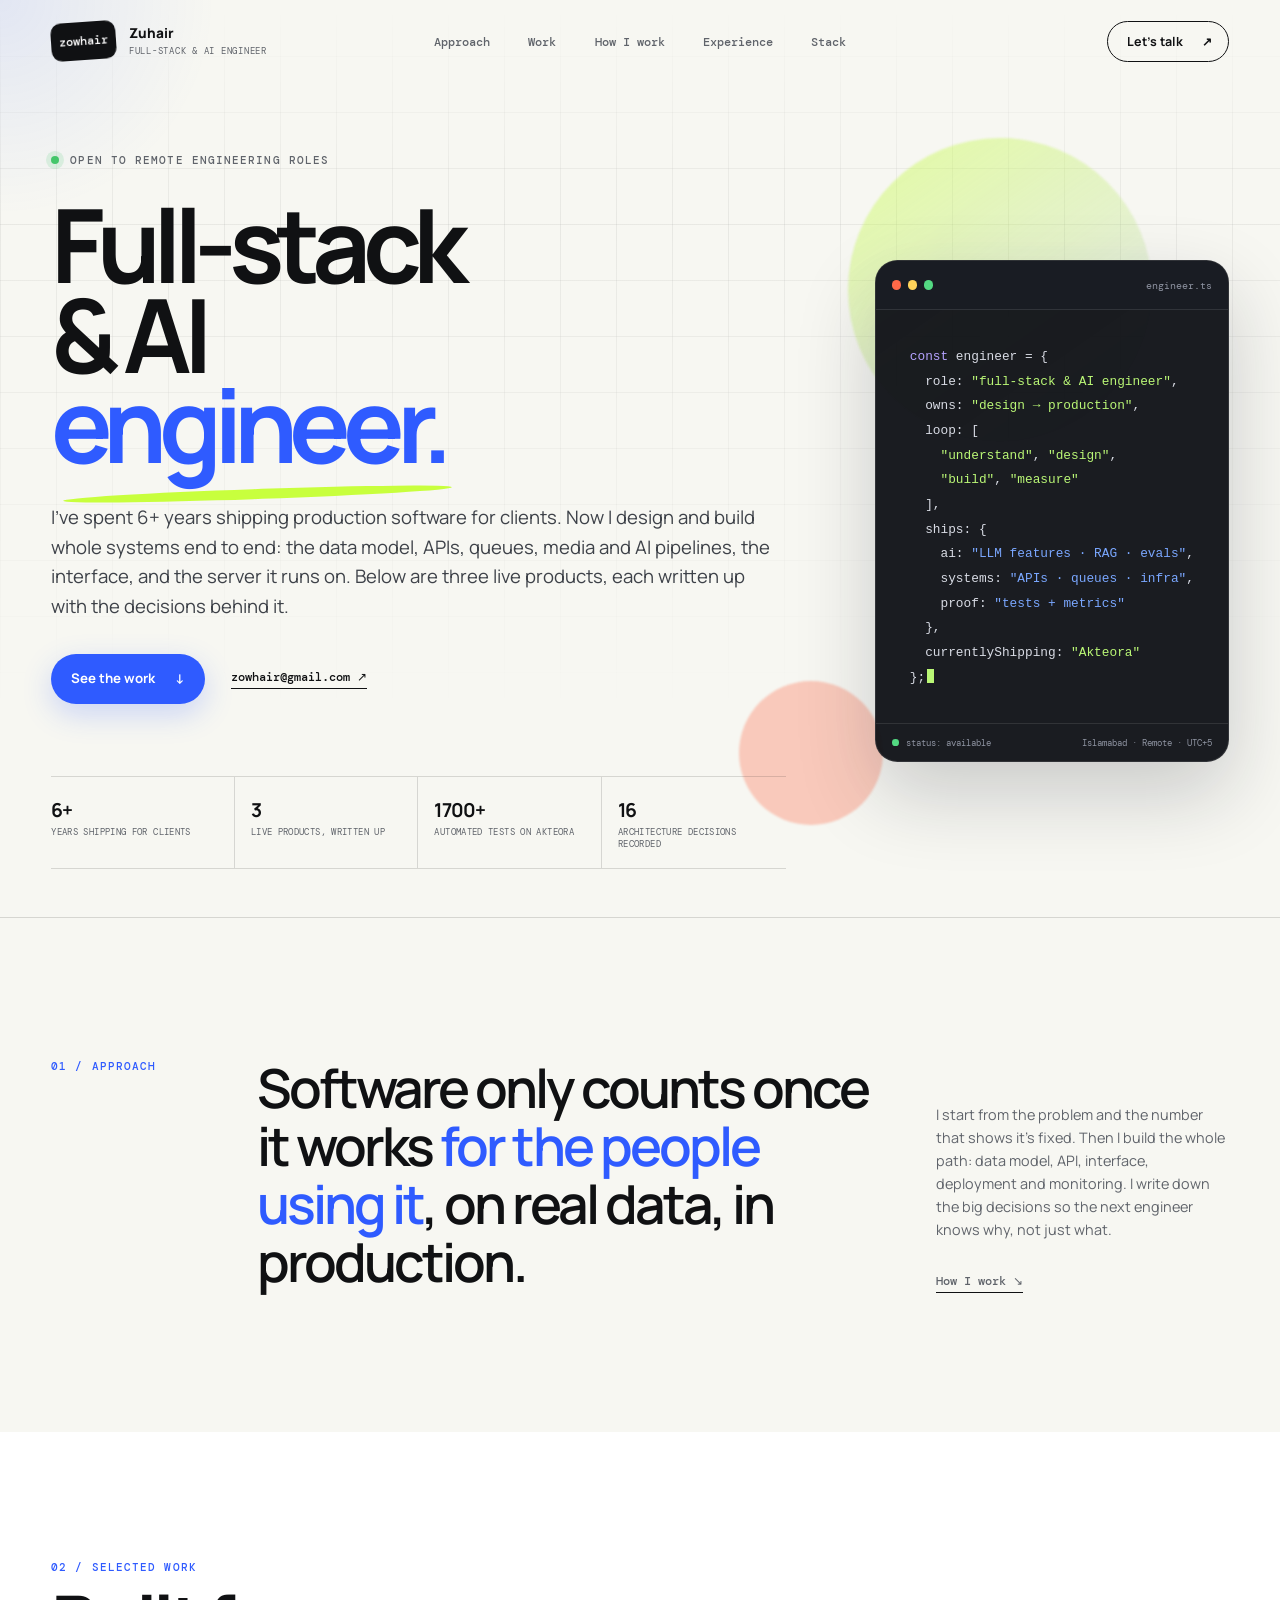
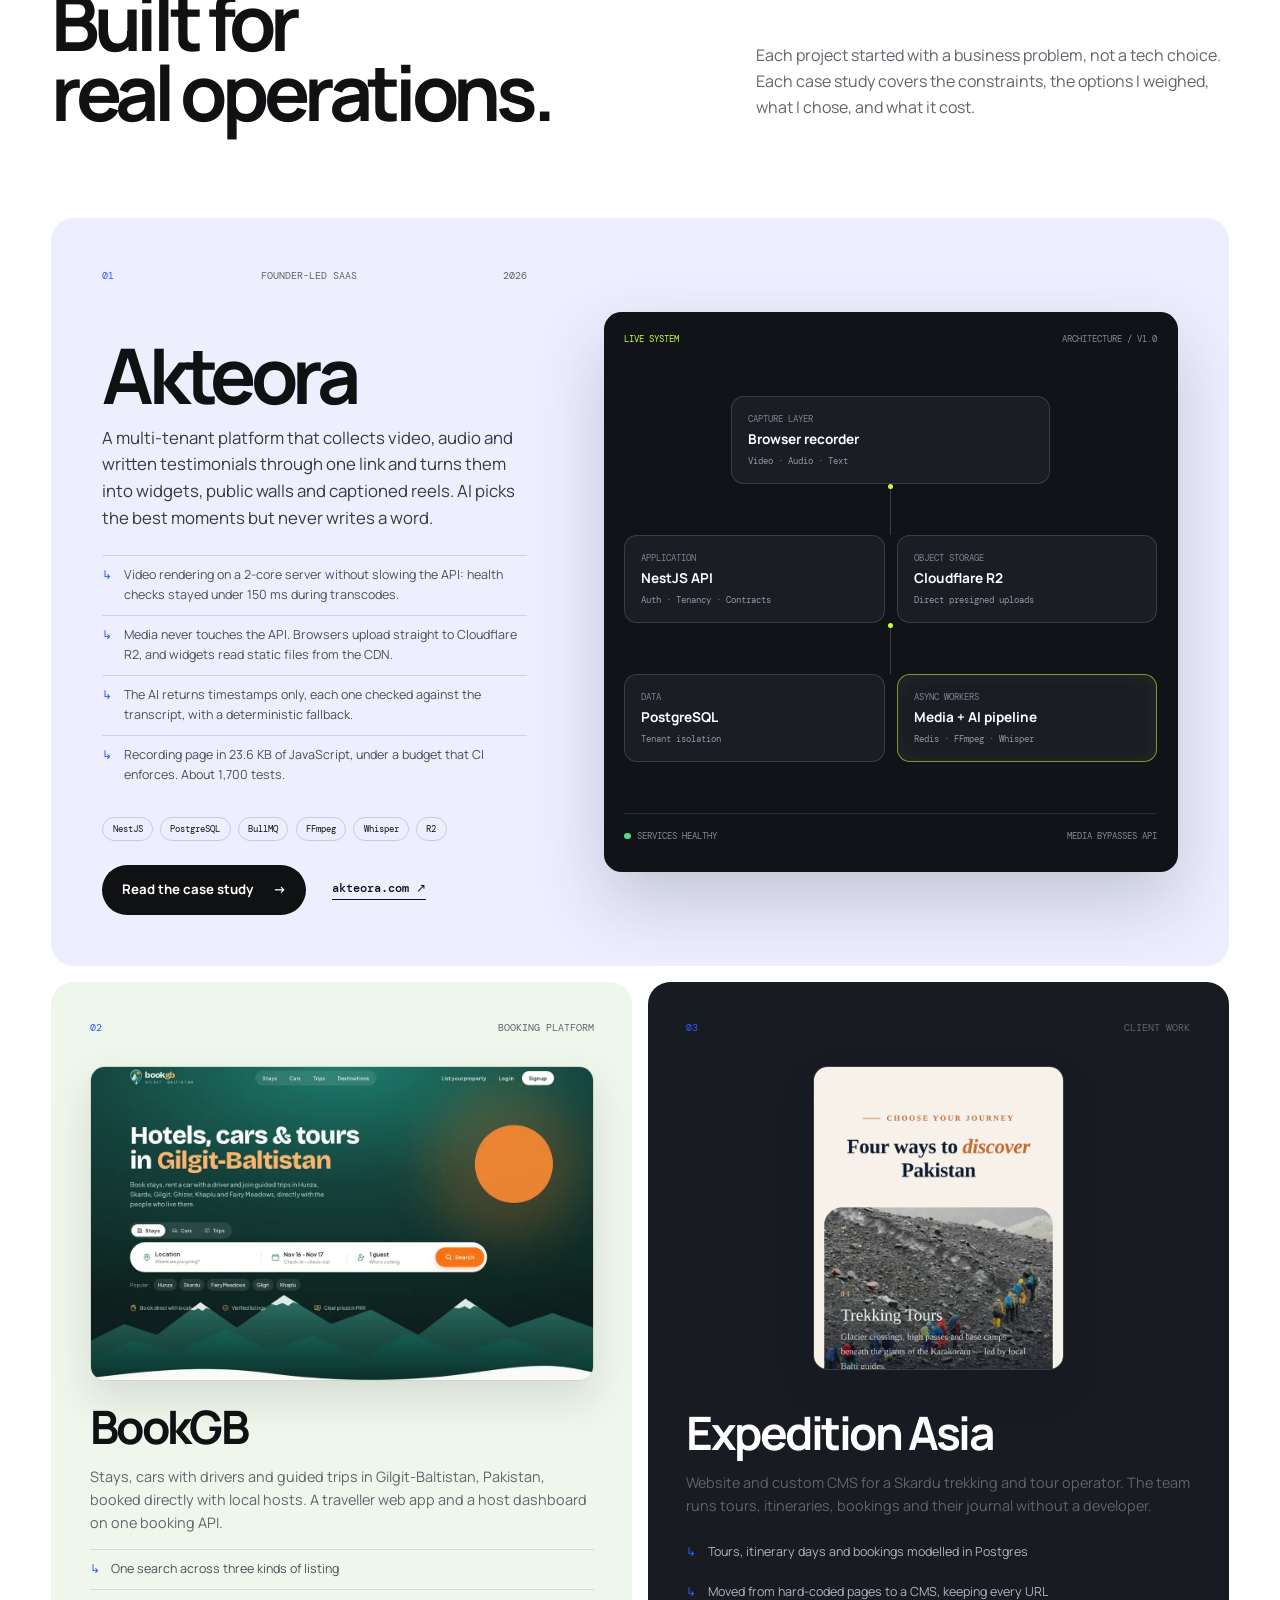
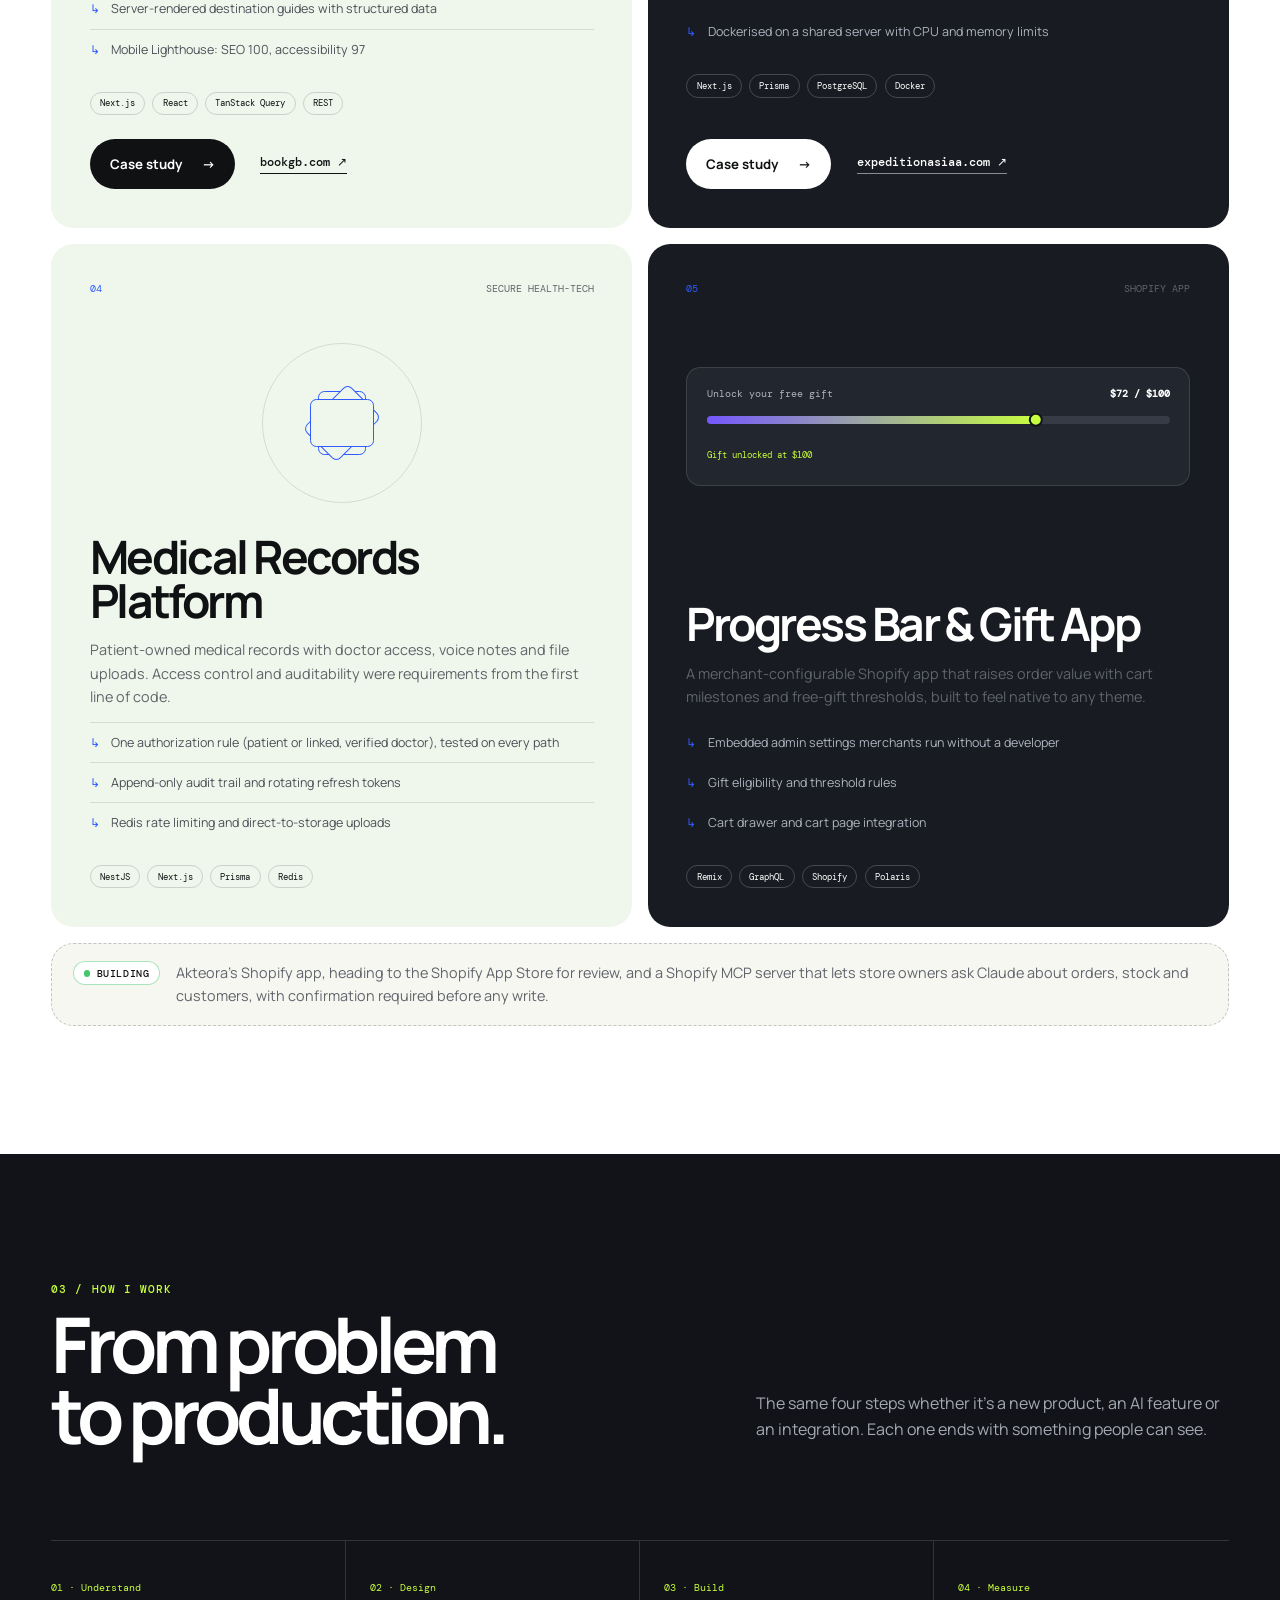
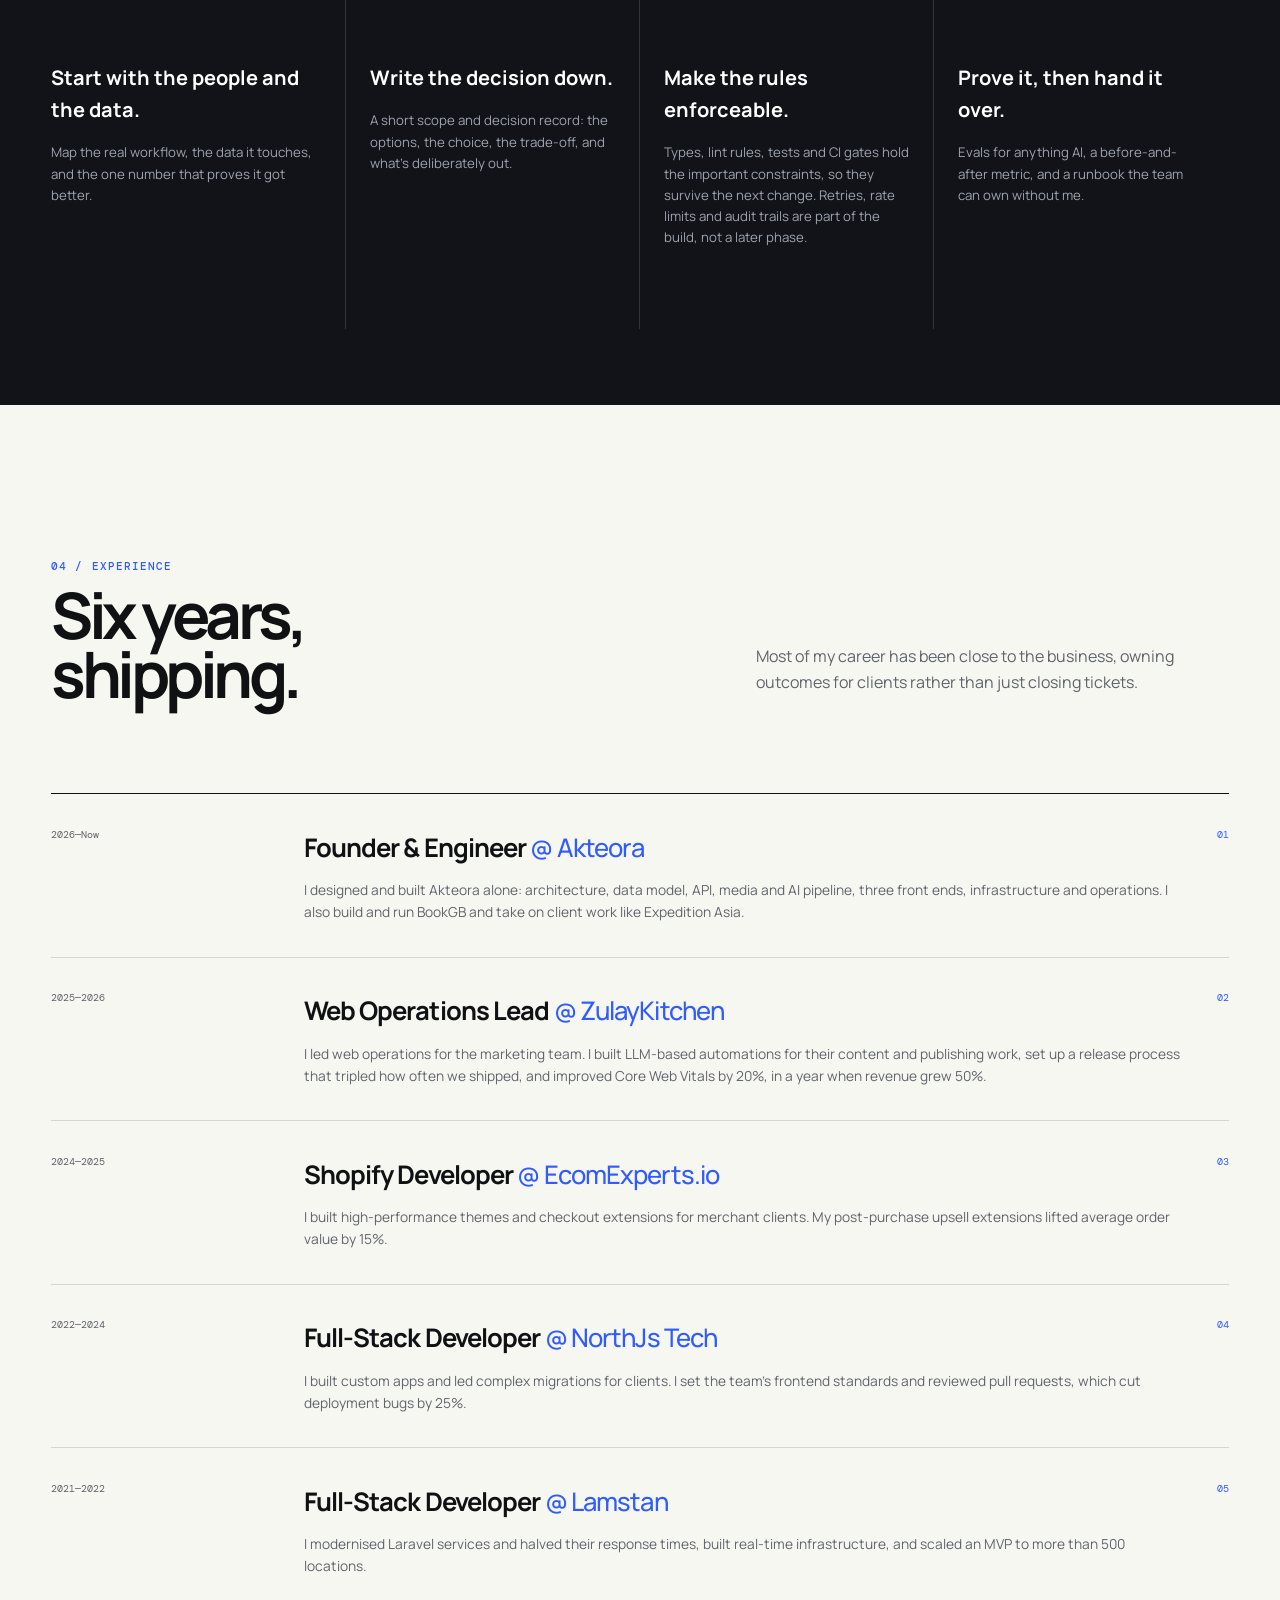
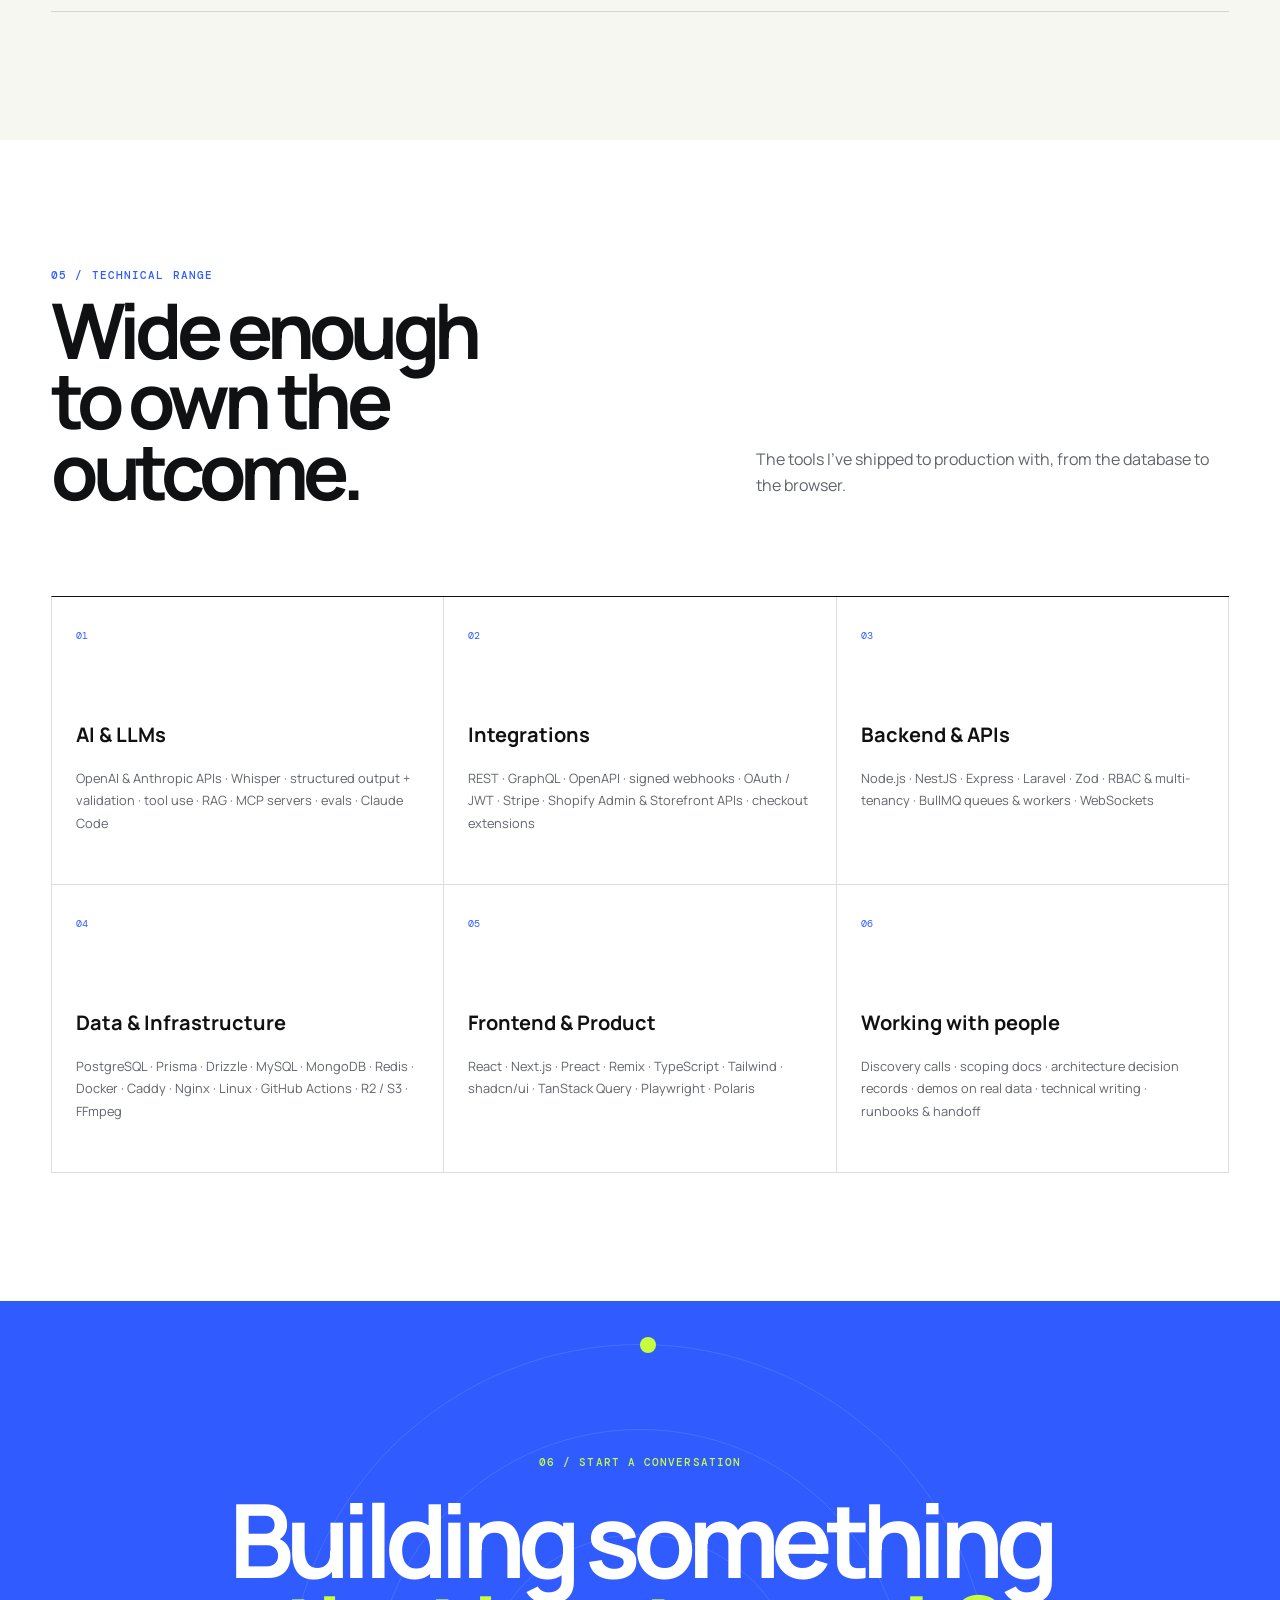
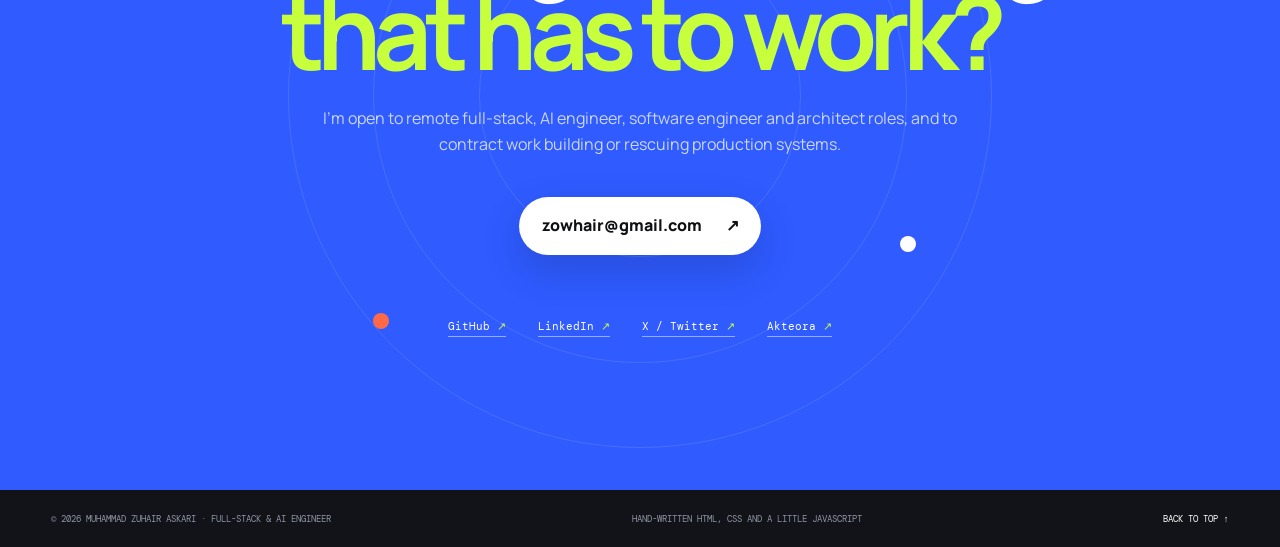
<file: index.html>
<!doctype html>
<html lang="en">
<head>
  <meta charset="utf-8">
  <meta name="viewport" content="width=device-width, initial-scale=1">
  <meta name="theme-color" content="#f7f7f2">
  <title>Muhammad Zuhair Askari — Full-Stack &amp; AI Engineer</title>
  <meta name="description" content="Full-stack and AI engineer with 6+ years of shipping production software. Case studies: Akteora (multi-tenant SaaS with a media and AI pipeline), BookGB (booking platform) and Expedition Asia (client CMS).">
  <meta name="author" content="Muhammad Zuhair Askari">
  <meta name="robots" content="index, follow">
  <link rel="canonical" href="https://zowhair.com/">
  <meta property="og:url" content="https://zowhair.com/">
  <meta property="og:type" content="profile">
  <meta property="og:title" content="Muhammad Zuhair Askari — Full-Stack &amp; AI Engineer">
  <meta property="og:description" content="I design and build production systems end to end: APIs, data, media and AI pipelines, front ends and infrastructure. Three live products, written up with the decisions behind them.">
  <meta property="og:image" content="https://zowhair.com/work/img/og-home.png">
  <meta property="og:image:width" content="1200">
  <meta property="og:image:height" content="630">
  <meta property="profile:first_name" content="Muhammad Zuhair">
  <meta property="profile:last_name" content="Askari">
  <meta property="profile:username" content="zowhair">
  <meta name="twitter:card" content="summary_large_image">
  <meta name="twitter:site" content="@zowhair">
  <meta name="twitter:title" content="Muhammad Zuhair Askari — Full-Stack &amp; AI Engineer">
  <meta name="twitter:description" content="I design and build production systems end to end. Three live products, written up with the decisions behind them.">
  <meta name="twitter:image" content="https://zowhair.com/work/img/og-home.png">
  <script type="application/ld+json">
  {
    "@context": "https://schema.org",
    "@type": "Person",
    "name": "Muhammad Zuhair Askari",
    "alternateName": "Zowhair",
    "url": "https://zowhair.com/",
    "jobTitle": "Full-Stack & AI Engineer",
    "description": "Full-stack and AI engineer building production systems end to end: APIs, data, media and AI pipelines, front ends and infrastructure.",
    "email": "mailto:zowhair@gmail.com",
    "address": { "@type": "PostalAddress", "addressLocality": "Islamabad", "addressCountry": "PK" },
    "knowsAbout": ["Full-stack development", "Software architecture", "LLM applications", "AI agents", "Retrieval-augmented generation", "Model Context Protocol", "Media pipelines", "FFmpeg", "Shopify", "NestJS", "Next.js", "TypeScript", "PostgreSQL", "Redis", "Docker"],
    "sameAs": ["https://github.com/zowhair", "https://linkedin.com/in/zowhair", "https://x.com/zowhair", "https://akteora.com"]
  }
  </script>
  <link rel="preconnect" href="https://fonts.googleapis.com">
  <link rel="preconnect" href="https://fonts.gstatic.com" crossorigin>
  <link rel="preload" as="style" href="https://fonts.googleapis.com/css2?family=DM+Mono:wght@400;500&family=Manrope:wght@400;500;600;700;800&display=swap" onload="this.onload=null;this.rel='stylesheet'">
  <noscript><link rel="stylesheet" href="https://fonts.googleapis.com/css2?family=DM+Mono:wght@400;500&family=Manrope:wght@400;500;600;700;800&display=swap"></noscript>
  <link rel="stylesheet" href="main.55431484.css">
</head>
<body>
  <div class="cursor-glow" aria-hidden="true"></div>
  <a class="skip-link" href="#main">Skip to content</a>

  <header class="site-header" data-header>
    <a class="brand" href="#top">
      <span class="brand-mark">zowhair</span>
      <span class="brand-copy">Zuhair<small>Full-stack &amp; AI engineer</small></span>
    </a>
    <button class="menu-toggle" type="button" aria-label="Open navigation" aria-expanded="false" aria-controls="site-nav"><span></span><span></span></button>
    <nav class="site-nav" id="site-nav" aria-label="Primary navigation">
      <a href="#approach">Approach</a><a href="#work">Work</a><a href="#process">How I work</a><a href="#experience">Experience</a><a href="#stack">Stack</a>
    </nav>
    <a class="header-cta magnetic" href="mailto:zowhair@gmail.com?subject=Engineering%20role">Let's talk <span>↗</span></a>
  </header>

  <main id="main">
    <section class="hero section" id="top">
      <div class="hero-grid" aria-hidden="true"></div><div class="orb orb-one" aria-hidden="true"></div><div class="orb orb-two" aria-hidden="true"></div>
      <div class="hero-content">
        <div class="eyebrow"><span class="status-dot"></span> Open to remote engineering roles</div>
        <h1 class="hero-title"><span class="sr-only">Muhammad Zuhair Askari, </span>Full-stack <span class="nowrap">&amp; AI</span> <span class="title-accent">engineer.</span></h1>
        <p class="hero-intro">I've spent 6+ years shipping production software for clients. Now I design and build whole systems end to end: the data model, APIs, queues, media and AI pipelines, the interface, and the server it runs on. Below are three live products, each written up with the decisions behind it.</p>
        <div class="hero-actions">
          <a class="button button-primary magnetic" href="#work">See the work <span>↓</span></a>
          <a class="text-link" href="mailto:zowhair@gmail.com">zowhair@gmail.com <span>↗</span></a>
        </div>
        <div class="signal-strip reveal" aria-label="At a glance">
          <div><strong data-count="6" data-suffix="+">6+</strong><span>Years shipping for clients</span></div>
          <div><strong data-count="3">3</strong><span>Live products, written up</span></div>
          <div><strong data-count="1700" data-suffix="+">1700+</strong><span>Automated tests on Akteora</span></div>
          <div><strong data-count="16">16</strong><span>Architecture decisions recorded</span></div>
        </div>
      </div>
      <aside class="hero-console reveal" aria-label="Engineer profile summary">
        <div class="console-bar"><span></span><span></span><span></span><em>engineer.ts</em></div>
        <pre><code><span class="code-violet">const</span> engineer = {
  role: <span class="code-green">"full-stack &amp; AI engineer"</span>,
  owns: <span class="code-green">"design → production"</span>,
  loop: [
    <span class="code-green">"understand"</span>, <span class="code-green">"design"</span>,
    <span class="code-green">"build"</span>, <span class="code-green">"measure"</span>
  ],
  ships: {
    ai: <span class="code-blue">"LLM features · RAG · evals"</span>,
    systems: <span class="code-blue">"APIs · queues · infra"</span>,
    proof: <span class="code-blue">"tests + metrics"</span>
  },
  currentlyShipping: <span class="code-green">"Akteora"</span>
};<span class="caret" aria-hidden="true"></span></code></pre>
        <div class="console-footer"><span><i></i> status: available</span><span>Islamabad · Remote · UTC+5</span></div>
      </aside>
    </section>

    <section class="statement section" id="approach" aria-labelledby="approach-title">
      <p class="section-kicker reveal">01 / Approach</p>
      <h2 class="statement-copy reveal" id="approach-title">Software only counts once it works <span>for the people using it</span>, on real data, in production.</h2>
      <div class="statement-side reveal"><p>I start from the problem and the number that shows it's fixed. Then I build the whole path: data model, API, interface, deployment and monitoring. I write down the big decisions so the next engineer knows why, not just what.</p><a class="arrow-link" href="#process">How I work <span>↘</span></a></div>
    </section>

    <section class="work section" id="work">
      <div class="section-heading reveal">
        <div><p class="section-kicker">02 / Selected work</p><h2>Built for<br>real operations.</h2></div>
        <p>Each project started with a business problem, not a tech choice. Each case study covers the constraints, the options I weighed, what I chose, and what it cost.</p>
      </div>
      <article class="project project-featured reveal">
        <div class="project-copy">
          <div class="project-meta"><span>01</span><span>Founder-led SaaS</span><span>2026</span></div>
          <h3>Akteora</h3>
          <p class="project-lede">A multi-tenant platform that collects video, audio and written testimonials through one link and turns them into widgets, public walls and captioned reels. AI picks the best moments but never writes a word.</p>
          <ul class="project-results">
            <li>Video rendering on a 2-core server without slowing the API: health checks stayed under 150 ms during transcodes.</li>
            <li>Media never touches the API. Browsers upload straight to Cloudflare R2, and widgets read static files from the CDN.</li>
            <li>The AI returns timestamps only, each one checked against the transcript, with a deterministic fallback.</li>
            <li>Recording page in 23.6 KB of JavaScript, under a budget that CI enforces. About 1,700 tests.</li>
          </ul>
          <div class="tag-row"><span>NestJS</span><span>PostgreSQL</span><span>BullMQ</span><span>FFmpeg</span><span>Whisper</span><span>R2</span></div>
          <div class="project-actions">
            <a class="button button-dark magnetic" href="/work/akteora/">Read the case study <span>→</span></a>
            <a class="text-link" href="https://akteora.com" target="_blank" rel="noopener">akteora.com <span>↗</span></a>
          </div>
        </div>
        <div class="architecture-card" aria-label="Akteora architecture diagram">
          <div class="arch-label"><span>LIVE SYSTEM</span><em>Architecture / v1.0</em></div>
          <div class="arch-flow">
            <div class="arch-node node-client"><small>Capture layer</small><strong>Browser recorder</strong><span>Video · Audio · Text</span></div>
            <div class="flow-line"><span></span></div>
            <div class="arch-split"><div class="arch-node"><small>Application</small><strong>NestJS API</strong><span>Auth · Tenancy · Contracts</span></div><div class="arch-node"><small>Object storage</small><strong>Cloudflare R2</strong><span>Direct presigned uploads</span></div></div>
            <div class="flow-line"><span></span></div>
            <div class="arch-split"><div class="arch-node"><small>Data</small><strong>PostgreSQL</strong><span>Tenant isolation</span></div><div class="arch-node node-active"><small>Async workers</small><strong>Media + AI pipeline</strong><span>Redis · FFmpeg · Whisper</span></div></div>
          </div>
          <div class="arch-metrics"><span><i></i> Services healthy</span><span>Media bypasses API</span></div>
        </div>
      </article>
      <div class="project-grid">
        <article class="project-card reveal">
          <div class="project-number">02 <span>Booking platform</span></div>
          <img class="project-shot" src="/work/img/bookgb-desktop.webp" width="1200" height="750" alt="The BookGB home page with a search bar for stays, cars and trips in Gilgit-Baltistan." loading="lazy">
          <h3>BookGB</h3>
          <p>Stays, cars with drivers and guided trips in Gilgit-Baltistan, Pakistan, booked directly with local hosts. A traveller web app and a host dashboard on one booking API.</p>
          <ul><li>One search across three kinds of listing</li><li>Server-rendered destination guides with structured data</li><li>Mobile Lighthouse: SEO 100, accessibility 97</li></ul>
          <div class="tag-row"><span>Next.js</span><span>React</span><span>TanStack Query</span><span>REST</span></div>
          <div class="project-actions">
            <a class="button button-dark magnetic" href="/work/bookgb/">Case study <span>→</span></a>
            <a class="text-link" href="https://bookgb.com" target="_blank" rel="noopener">bookgb.com <span>↗</span></a>
          </div>
        </article>
        <article class="project-card project-card-ink reveal">
          <div class="project-number">03 <span>Client work</span></div>
          <img class="project-shot project-shot-phone" src="/work/img/expedition-asia-mobile.webp" width="600" height="728" alt="Expedition Asia's site on a phone, showing the tour categories." loading="lazy">
          <h3>Expedition Asia</h3>
          <p>Website and custom CMS for a Skardu trekking and tour operator. The team runs tours, itineraries, bookings and their journal without a developer.</p>
          <ul><li>Tours, itinerary days and bookings modelled in Postgres</li><li>Moved from hard-coded pages to a CMS, keeping every URL</li><li>Dockerised on a shared server with CPU and memory limits</li></ul>
          <div class="tag-row"><span>Next.js</span><span>Prisma</span><span>PostgreSQL</span><span>Docker</span></div>
          <div class="project-actions">
            <a class="button button-dark magnetic" href="/work/expedition-asia/">Case study <span>→</span></a>
            <a class="text-link" href="https://expeditionasiaa.com" target="_blank" rel="noopener">expeditionasiaa.com <span>↗</span></a>
          </div>
        </article>
        <article class="project-card reveal">
          <div class="project-number">04 <span>Secure health-tech</span></div>
          <div class="project-icon icon-records" aria-hidden="true"><span></span><span></span><span></span></div>
          <h3>Medical Records Platform</h3>
          <p>Patient-owned medical records with doctor access, voice notes and file uploads. Access control and auditability were requirements from the first line of code.</p>
          <ul><li>One authorization rule (patient or linked, verified doctor), tested on every path</li><li>Append-only audit trail and rotating refresh tokens</li><li>Redis rate limiting and direct-to-storage uploads</li></ul>
          <div class="tag-row"><span>NestJS</span><span>Next.js</span><span>Prisma</span><span>Redis</span></div>
        </article>
        <article class="project-card project-card-ink reveal">
          <div class="project-number">05 <span>Shopify app</span></div>
          <div class="progress-demo" aria-label="Animated cart reward progress example"><div class="progress-demo-head"><span>Unlock your free gift</span><strong>$72 / $100</strong></div><div class="progress-track"><i></i><b></b></div><div class="gift-chip">Gift unlocked at $100</div></div>
          <h3>Progress Bar &amp; Gift App</h3>
          <p>A merchant-configurable Shopify app that raises order value with cart milestones and free-gift thresholds, built to feel native to any theme.</p>
          <ul><li>Embedded admin settings merchants run without a developer</li><li>Gift eligibility and threshold rules</li><li>Cart drawer and cart page integration</li></ul>
          <div class="tag-row"><span>Remix</span><span>GraphQL</span><span>Shopify</span><span>Polaris</span></div>
        </article>
      </div>

      <!-- Testimonial slot: add Expedition Asia's approved quote here.
      <figure class="work-quote reveal"><blockquote>“…”</blockquote><figcaption>Name, Role · Expedition Asia</figcaption></figure> -->

      <p class="now-building reveal"><span class="lab-state state-live">Building</span> <span>Akteora's Shopify app, heading to the Shopify App Store for review, and a Shopify MCP server that lets store owners ask Claude about orders, stock and customers, with confirmation required before any write.</span></p>
    </section>

    <section class="architecture section" id="process">
      <div class="section-heading reveal"><div><p class="section-kicker">03 / How I work</p><h2>From problem<br>to production.</h2></div><p>The same four steps whether it's a new product, an AI feature or an integration. Each one ends with something people can see.</p></div>
      <div class="principles-grid">
        <article class="principle reveal"><span>01 · Understand</span><h3>Start with the people and the data.</h3><p>Map the real workflow, the data it touches, and the one number that proves it got better.</p></article>
        <article class="principle reveal"><span>02 · Design</span><h3>Write the decision down.</h3><p>A short scope and decision record: the options, the choice, the trade-off, and what's deliberately out.</p></article>
        <article class="principle reveal"><span>03 · Build</span><h3>Make the rules enforceable.</h3><p>Types, lint rules, tests and CI gates hold the important constraints, so they survive the next change. Retries, rate limits and audit trails are part of the build, not a later phase.</p></article>
        <article class="principle reveal"><span>04 · Measure</span><h3>Prove it, then hand it over.</h3><p>Evals for anything AI, a before-and-after metric, and a runbook the team can own without me.</p></article>
      </div>
    </section>

    <section class="experience section" id="experience">
      <div class="section-heading compact reveal"><div><p class="section-kicker">04 / Experience</p><h2>Six years,<br>shipping.</h2></div><p>Most of my career has been close to the business, owning outcomes for clients rather than just closing tickets.</p></div>
      <div class="timeline">
        <article class="timeline-item reveal"><div class="timeline-date">2026—Now</div><div><h3>Founder &amp; Engineer <span>@ Akteora</span></h3><p>I designed and built Akteora alone: architecture, data model, API, media and AI pipeline, three front ends, infrastructure and operations. I also build and run BookGB and take on client work like Expedition Asia.</p></div><div class="timeline-index">01</div></article>
        <article class="timeline-item reveal"><div class="timeline-date">2025—2026</div><div><h3>Web Operations Lead <span>@ ZulayKitchen</span></h3><p>I led web operations for the marketing team. I built LLM-based automations for their content and publishing work, set up a release process that tripled how often we shipped, and improved Core Web Vitals by 20%, in a year when revenue grew 50%.</p></div><div class="timeline-index">02</div></article>
        <article class="timeline-item reveal"><div class="timeline-date">2024—2025</div><div><h3>Shopify Developer <span>@ EcomExperts.io</span></h3><p>I built high-performance themes and checkout extensions for merchant clients. My post-purchase upsell extensions lifted average order value by 15%.</p></div><div class="timeline-index">03</div></article>
        <article class="timeline-item reveal"><div class="timeline-date">2022—2024</div><div><h3>Full-Stack Developer <span>@ NorthJs Tech</span></h3><p>I built custom apps and led complex migrations for clients. I set the team's frontend standards and reviewed pull requests, which cut deployment bugs by 25%.</p></div><div class="timeline-index">04</div></article>
        <article class="timeline-item reveal"><div class="timeline-date">2021—2022</div><div><h3>Full-Stack Developer <span>@ Lamstan</span></h3><p>I modernised Laravel services and halved their response times, built real-time infrastructure, and scaled an MVP to more than 500 locations.</p></div><div class="timeline-index">05</div></article>
      </div>
    </section>

    <section class="stack section" id="stack">
      <div class="section-heading reveal"><div><p class="section-kicker">05 / Technical range</p><h2>Wide enough<br>to own the outcome.</h2></div><p>The tools I've shipped to production with, from the database to the browser.</p></div>
      <div class="stack-board reveal">
        <article><span class="stack-num">01</span><h3>AI &amp; LLMs</h3><p>OpenAI &amp; Anthropic APIs · Whisper · structured output + validation · tool use · RAG · MCP servers · evals · Claude Code</p></article>
        <article><span class="stack-num">02</span><h3>Integrations</h3><p>REST · GraphQL · OpenAPI · signed webhooks · OAuth / JWT · Stripe · Shopify Admin &amp; Storefront APIs · checkout extensions</p></article>
        <article><span class="stack-num">03</span><h3>Backend &amp; APIs</h3><p>Node.js · NestJS · Express · Laravel · Zod · RBAC &amp; multi-tenancy · BullMQ queues &amp; workers · WebSockets</p></article>
        <article><span class="stack-num">04</span><h3>Data &amp; Infrastructure</h3><p>PostgreSQL · Prisma · Drizzle · MySQL · MongoDB · Redis · Docker · Caddy · Nginx · Linux · GitHub Actions · R2 / S3 · FFmpeg</p></article>
        <article><span class="stack-num">05</span><h3>Frontend &amp; Product</h3><p>React · Next.js · Preact · Remix · TypeScript · Tailwind · shadcn/ui · TanStack Query · Playwright · Polaris</p></article>
        <article><span class="stack-num">06</span><h3>Working with people</h3><p>Discovery calls · scoping docs · architecture decision records · demos on real data · technical writing · runbooks &amp; handoff</p></article>
      </div>
    </section>

    <section class="contact section" id="contact">
      <div class="contact-orbit" aria-hidden="true"><span></span><span></span><span></span></div>
      <p class="section-kicker reveal">06 / Start a conversation</p>
      <h2 class="reveal">Building something<br><span>that has to work?</span></h2>
      <p class="contact-copy reveal">I'm open to remote full-stack, AI engineer, software engineer and architect roles, and to contract work building or rescuing production systems.</p>
      <a class="contact-email magnetic reveal" href="mailto:zowhair@gmail.com?subject=Engineering%20role">zowhair@gmail.com <span>↗</span></a>
      <div class="contact-links reveal"><a href="https://github.com/zowhair" target="_blank" rel="noopener me">GitHub <span>↗</span></a><a href="https://linkedin.com/in/zowhair" target="_blank" rel="noopener me">LinkedIn <span>↗</span></a><a href="https://x.com/zowhair" target="_blank" rel="noopener me">X / Twitter <span>↗</span></a><a href="https://akteora.com" target="_blank" rel="noopener">Akteora <span>↗</span></a></div>
    </section>
  </main>

  <footer class="site-footer"><span>© <span data-year>2026</span> Muhammad Zuhair Askari · Full-stack &amp; AI engineer</span><span>Hand-written HTML, CSS and a little JavaScript</span><a href="#top">Back to top ↑</a></footer>
  <script src="script.js" defer></script>
</body>
</html>
</file>
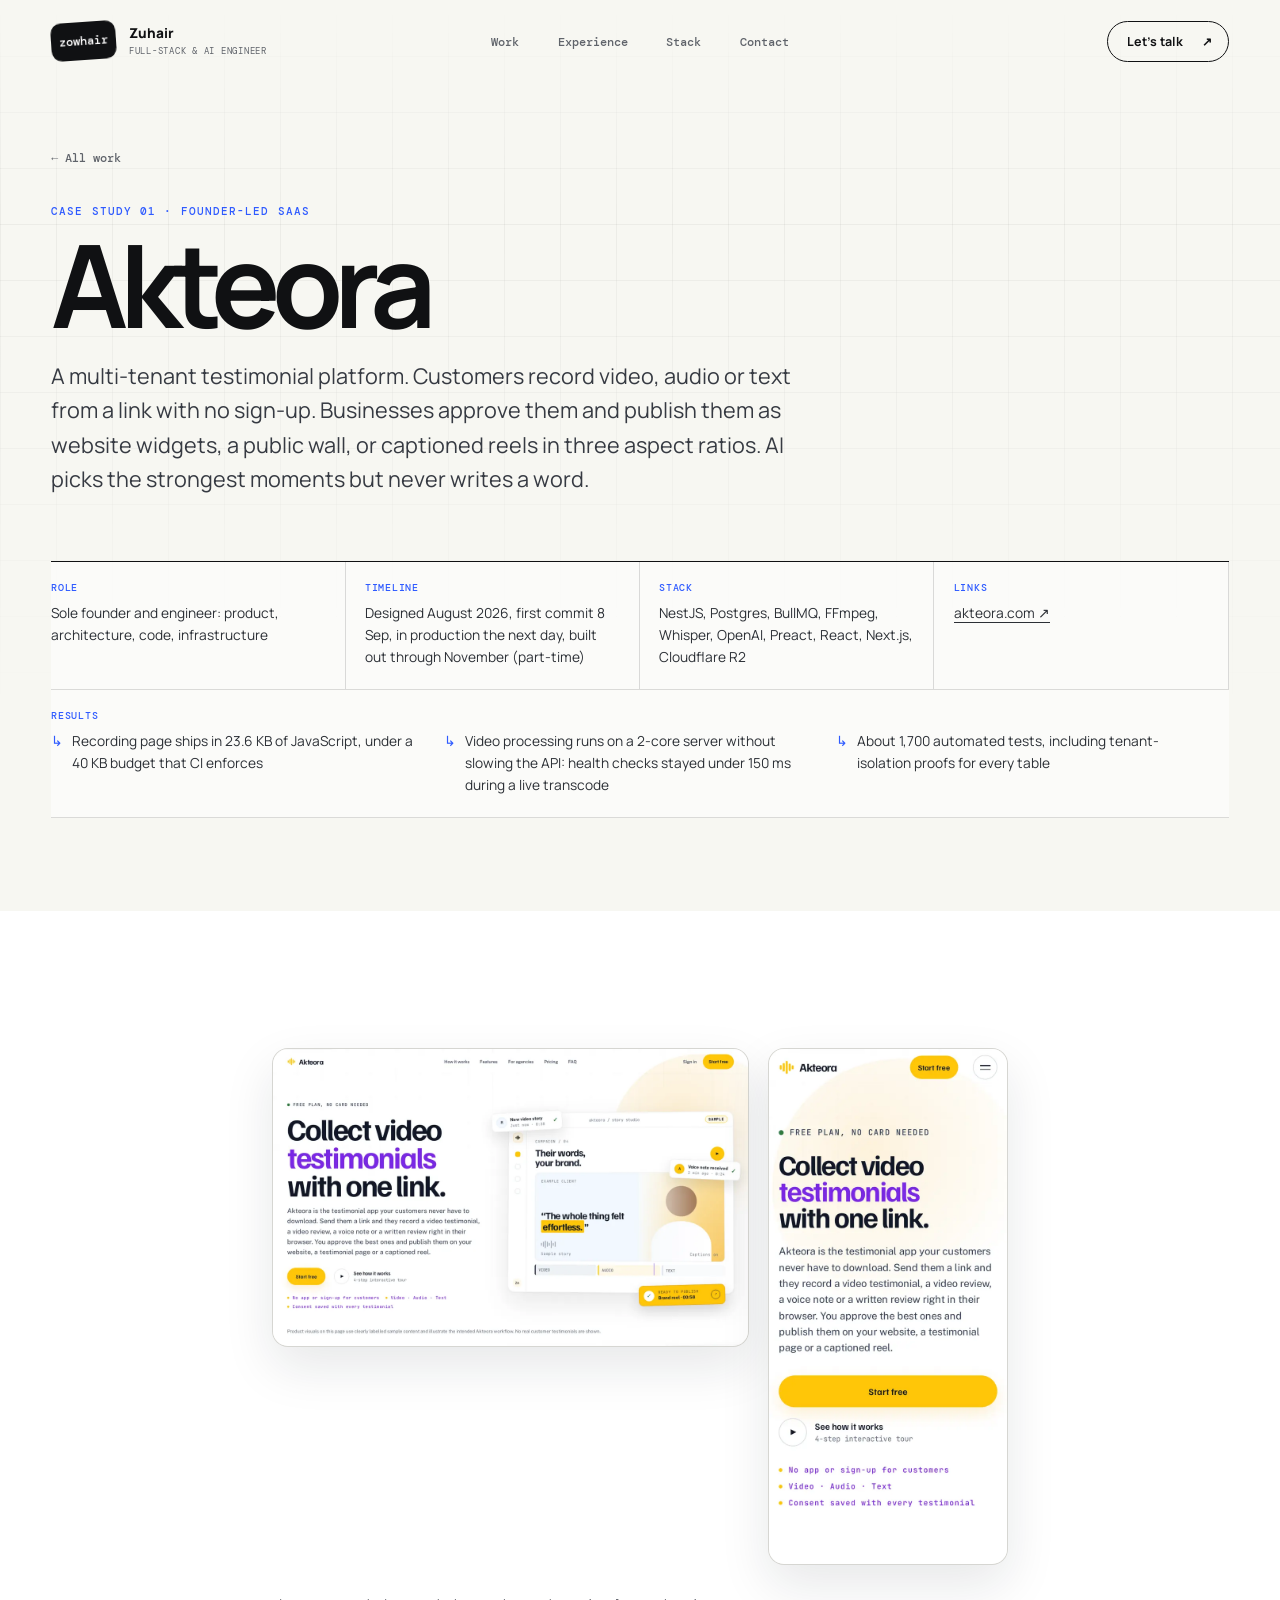
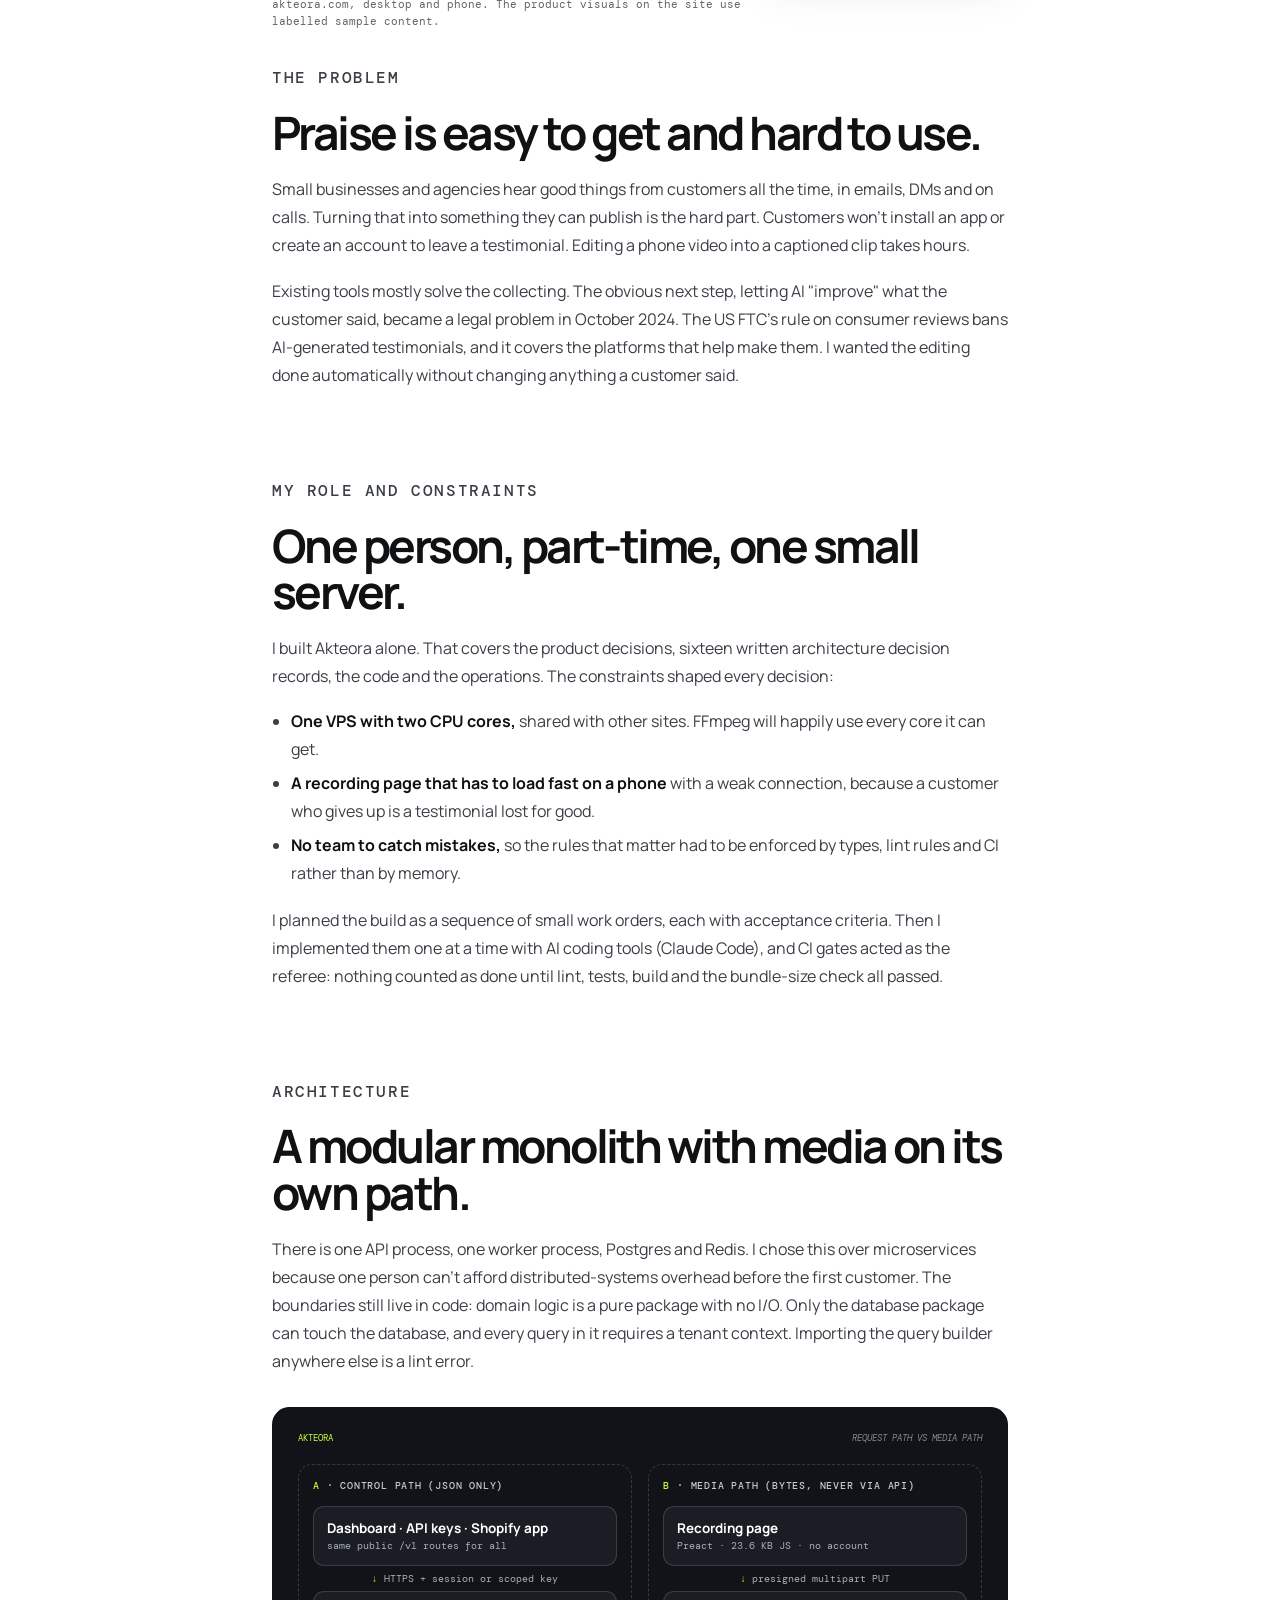
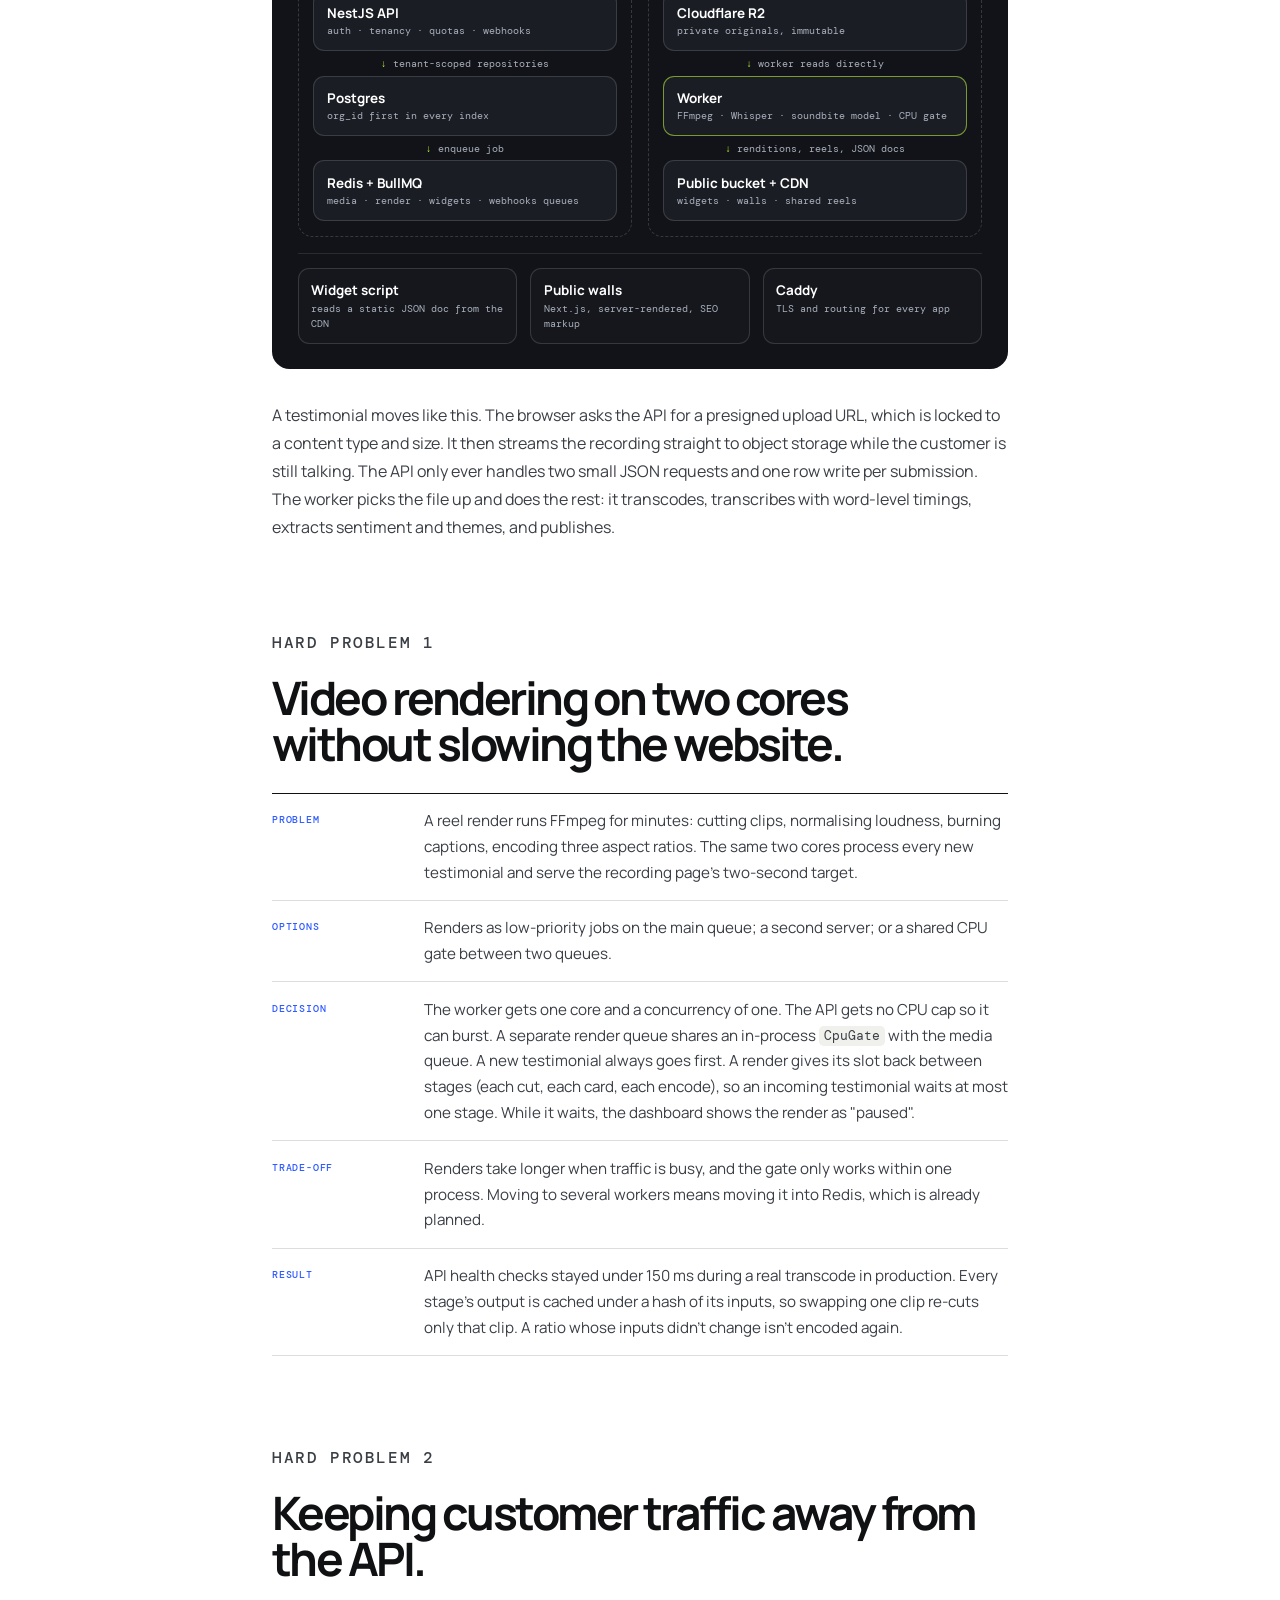
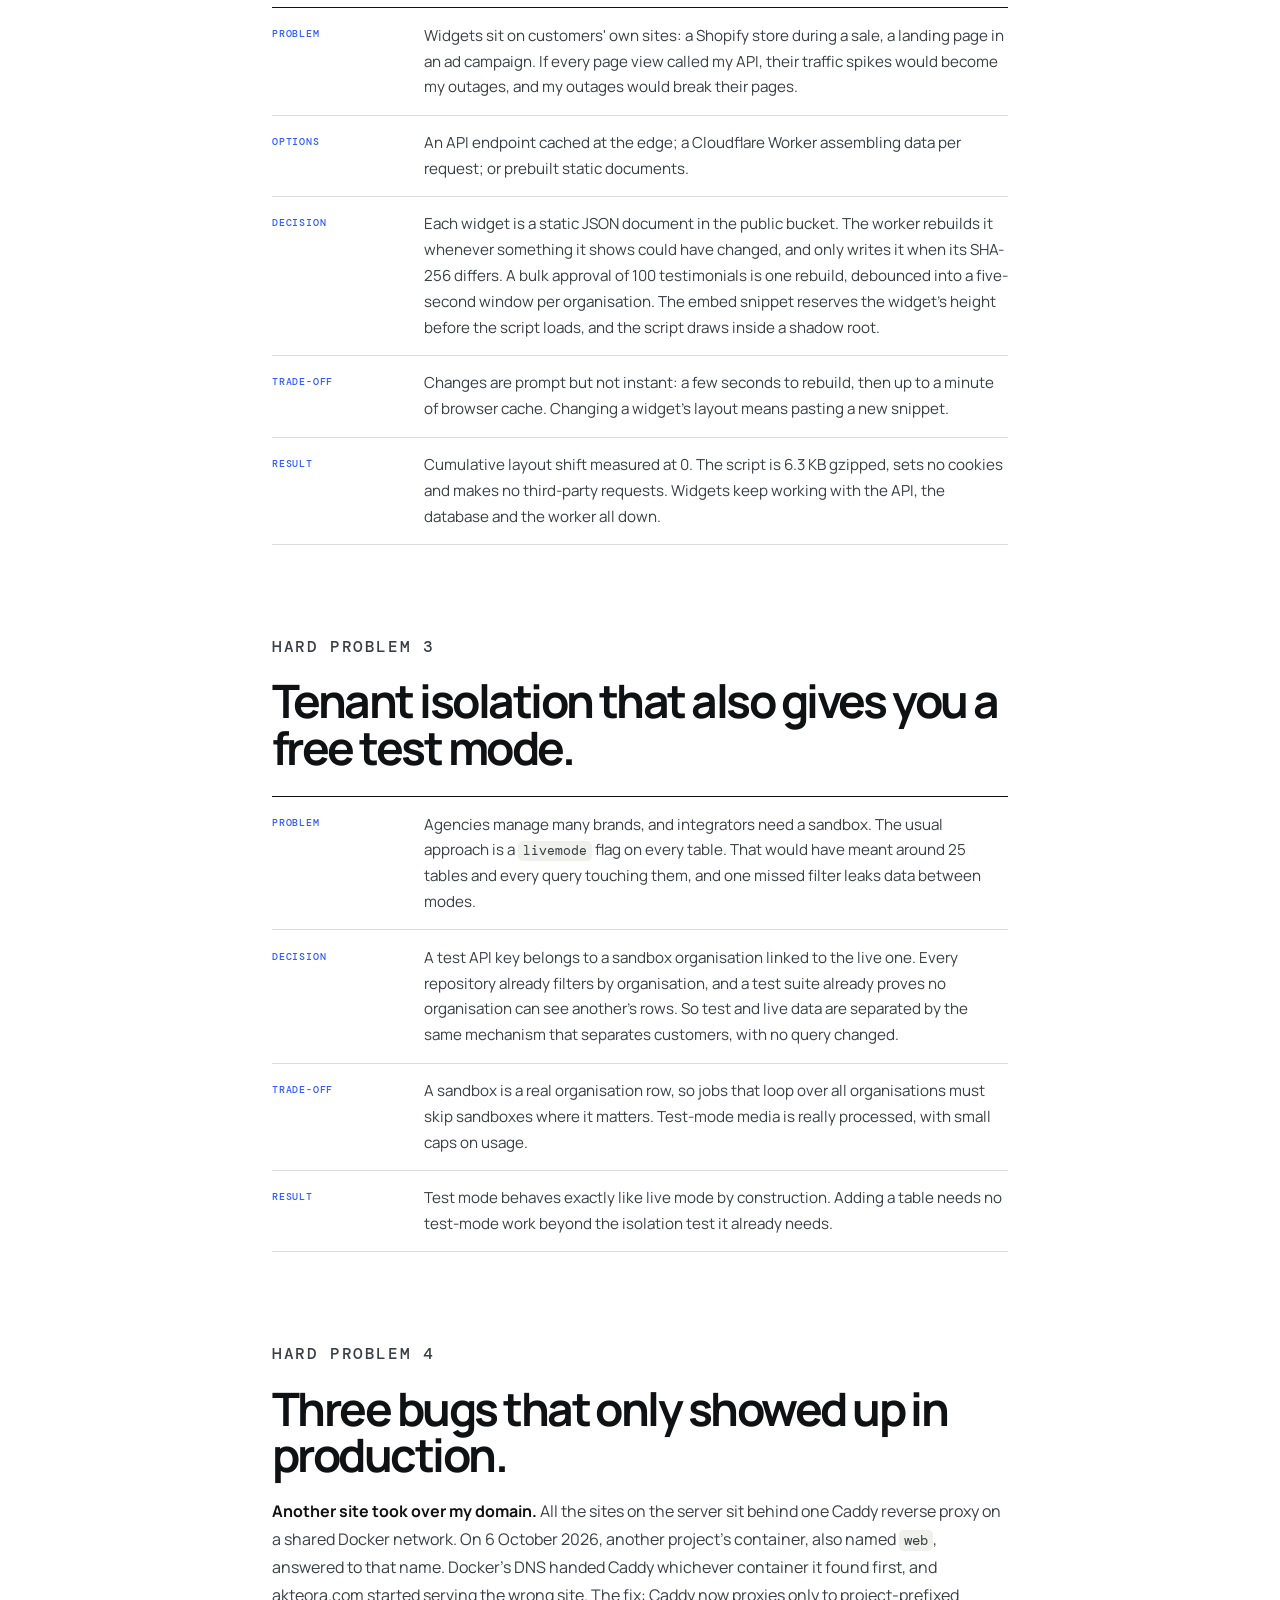
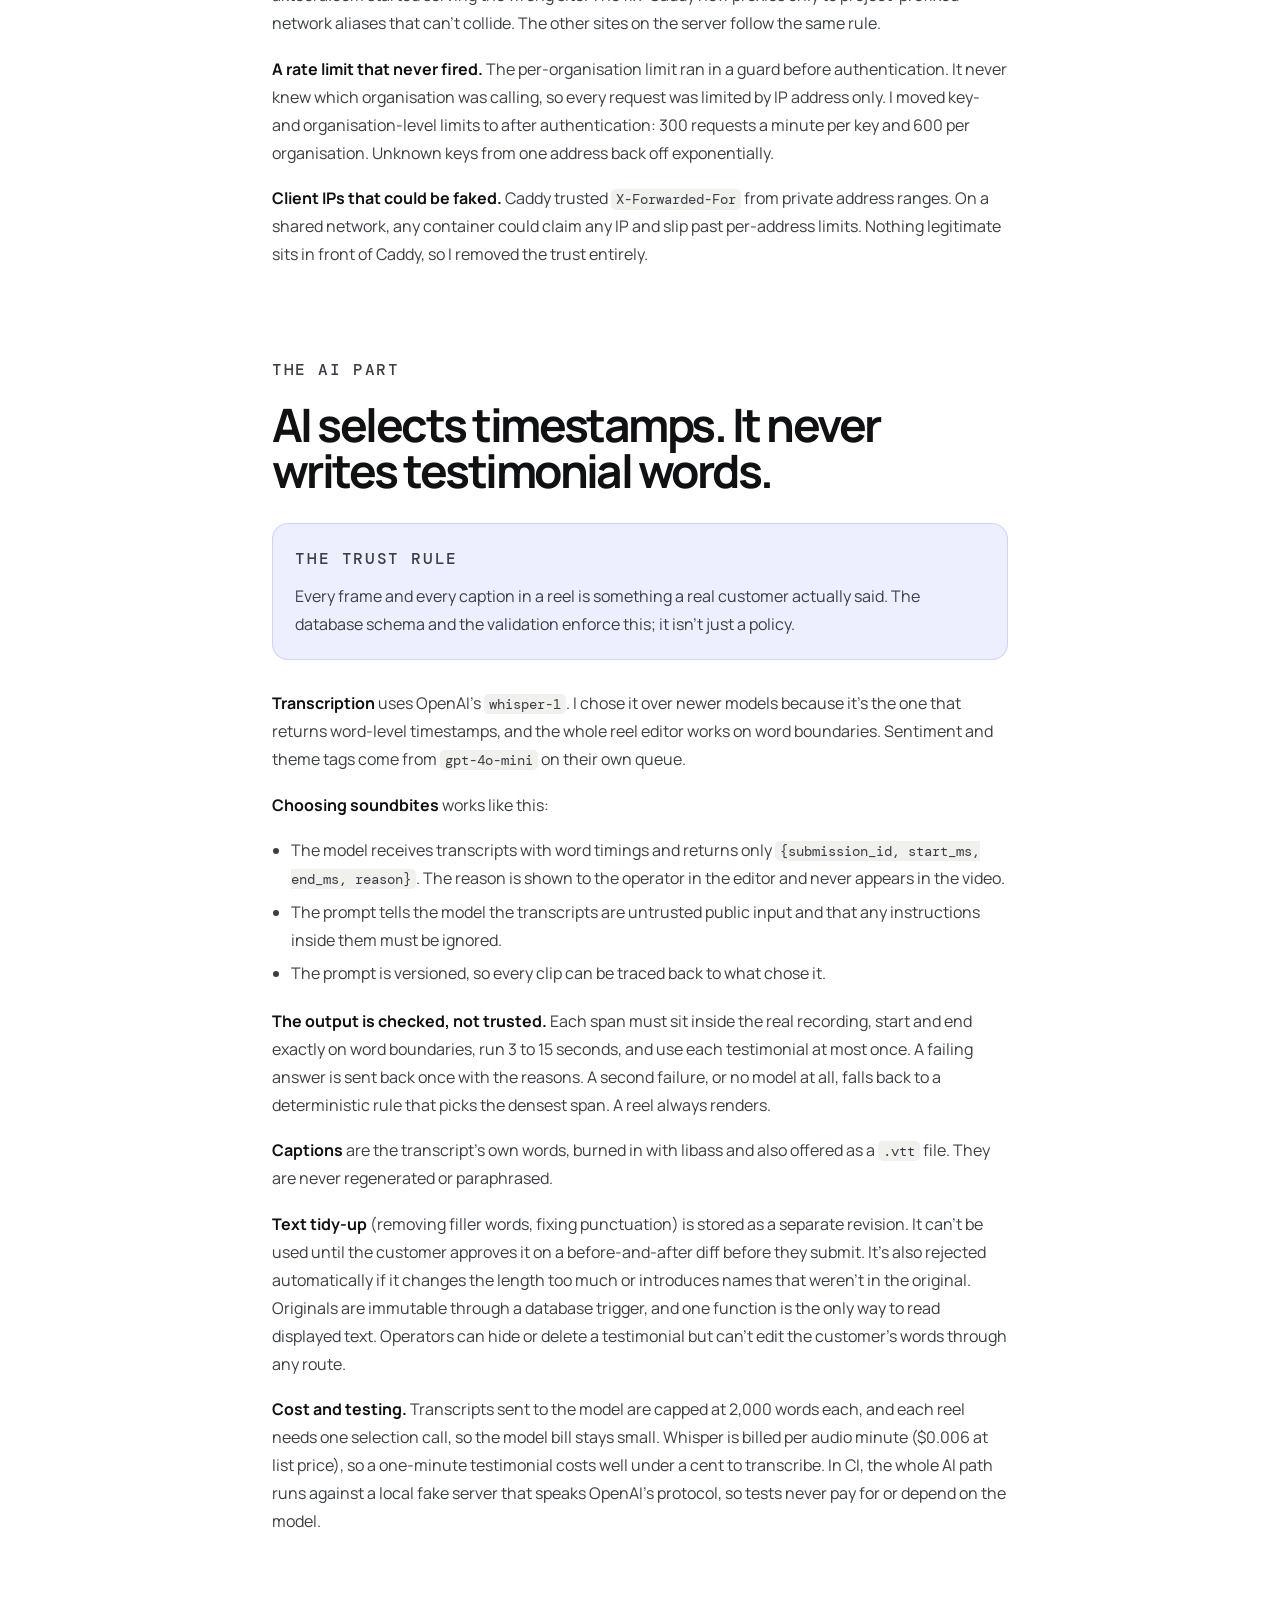
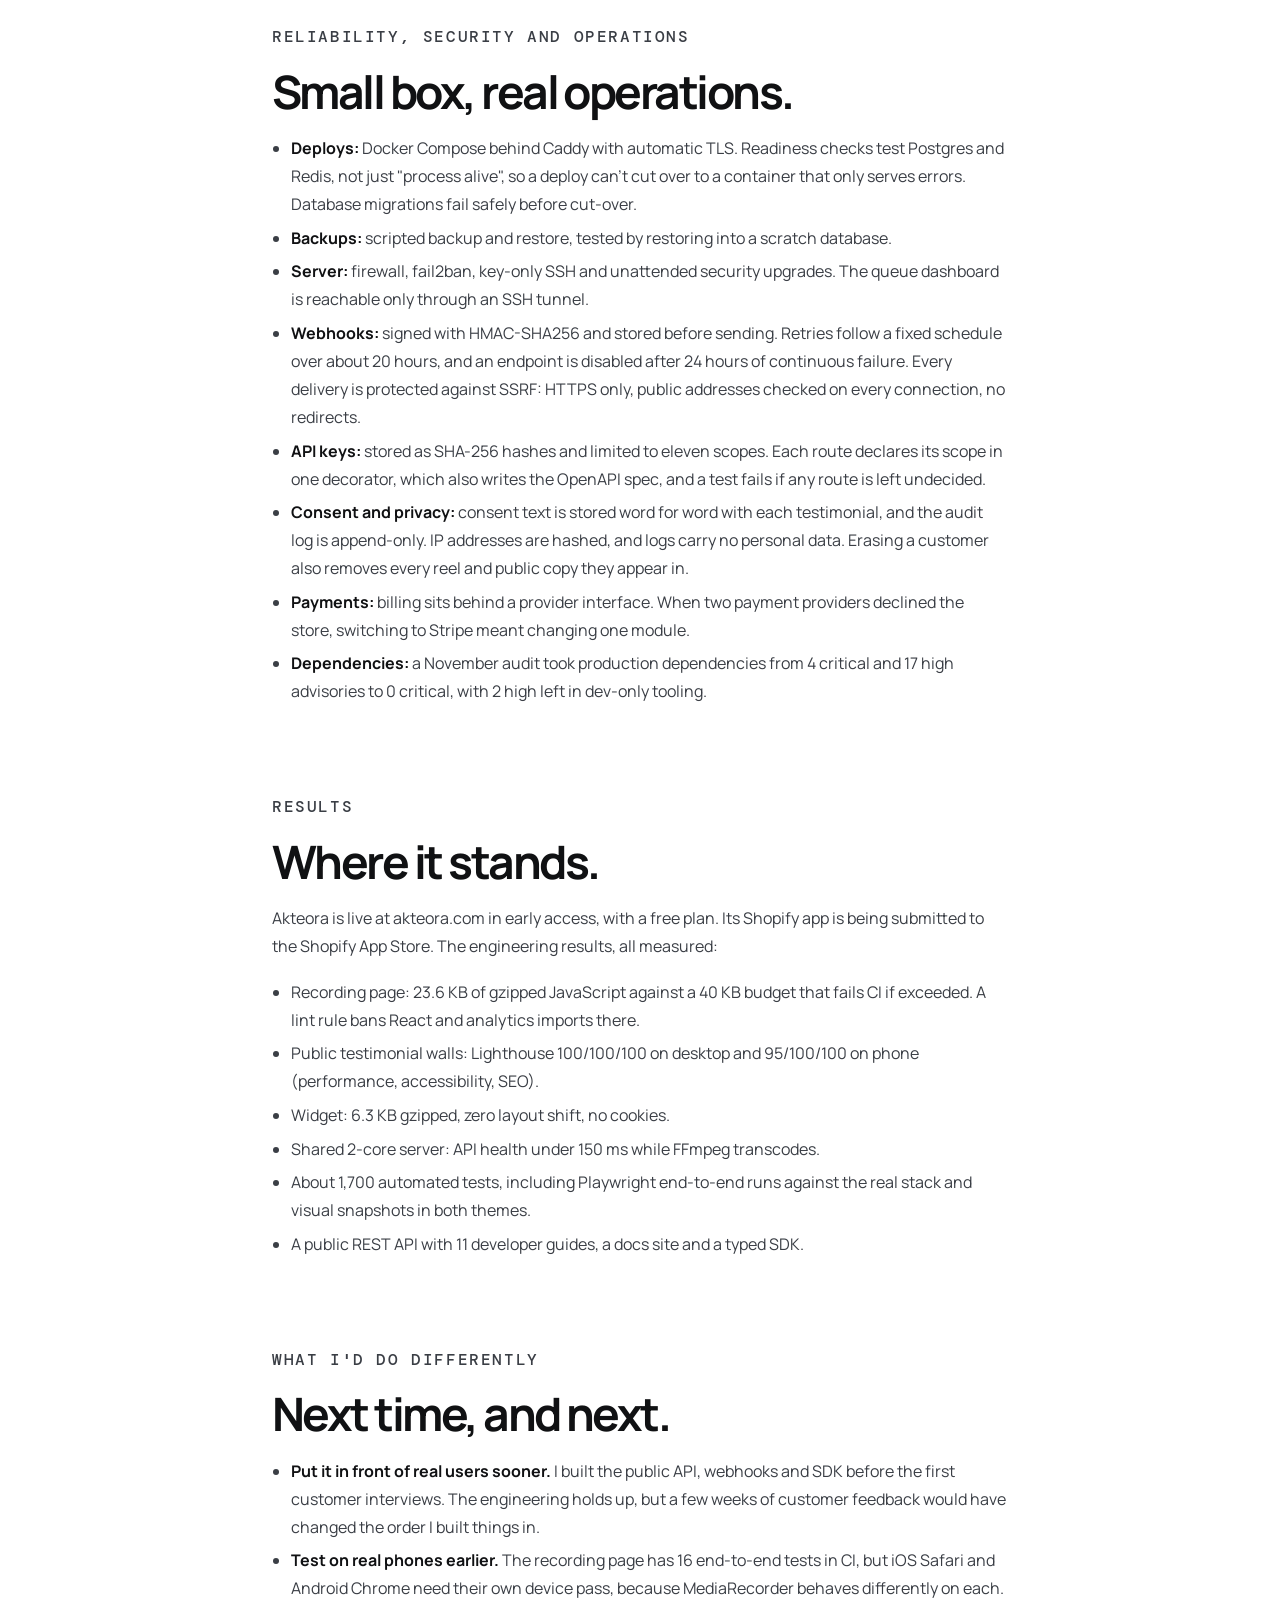
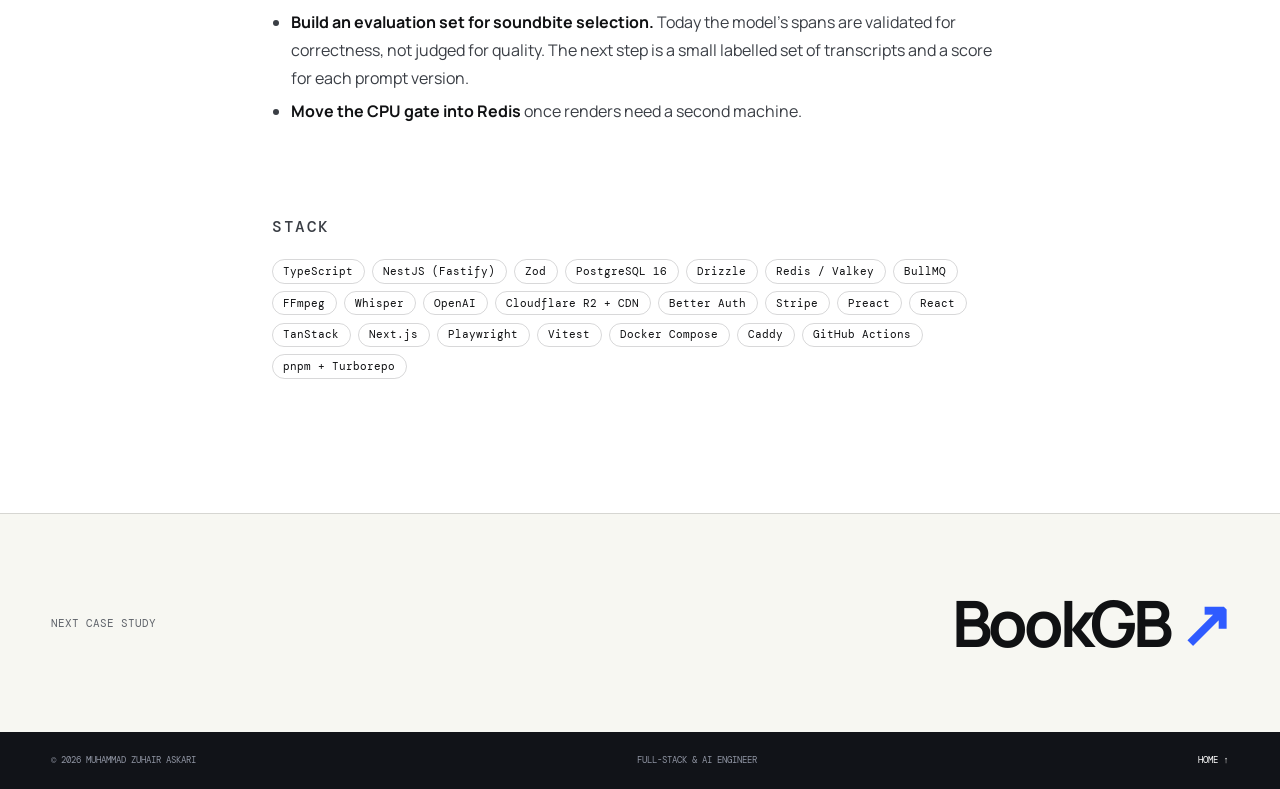
<file: work/akteora/index.html>
<!doctype html>
<html lang="en">
<head>
  <meta charset="utf-8">
  <meta name="viewport" content="width=device-width, initial-scale=1">
  <meta name="theme-color" content="#f7f7f2">
  <title>Akteora case study — Muhammad Zuhair Askari</title>
  <meta name="description" content="How I designed and built Akteora alone: a multi-tenant testimonial platform with direct-to-storage uploads, an FFmpeg reel pipeline on a 2-core server, and AI that selects real moments but never writes words.">
  <meta name="author" content="Muhammad Zuhair Askari">
  <link rel="canonical" href="https://zowhair.com/work/akteora/">
  <meta property="og:type" content="article">
  <meta property="og:url" content="https://zowhair.com/work/akteora/">
  <meta property="og:title" content="Akteora: testimonials in, captioned reels out">
  <meta property="og:description" content="A multi-tenant testimonial platform with a media pipeline on a 2-core server and AI that selects real moments but never writes words. Case study by Muhammad Zuhair Askari.">
  <meta property="og:image" content="https://zowhair.com/work/img/og-akteora.png">
  <meta property="og:image:width" content="1200">
  <meta property="og:image:height" content="630">
  <meta name="twitter:card" content="summary_large_image">
  <meta name="twitter:site" content="@zowhair">
  <meta name="twitter:image" content="https://zowhair.com/work/img/og-akteora.png">
  <link rel="icon" href="/favicon.ico">
  <link rel="preconnect" href="https://fonts.googleapis.com">
  <link rel="preconnect" href="https://fonts.gstatic.com" crossorigin>
  <link rel="preload" as="style" href="https://fonts.googleapis.com/css2?family=DM+Mono:wght@400;500&family=Manrope:wght@400;500;600;700;800&display=swap" onload="this.onload=null;this.rel='stylesheet'">
  <noscript><link rel="stylesheet" href="https://fonts.googleapis.com/css2?family=DM+Mono:wght@400;500&family=Manrope:wght@400;500;600;700;800&display=swap"></noscript>
  <link rel="stylesheet" href="/main.55431484.css">
  <link rel="stylesheet" href="/work/case-study.css">
</head>
<body>
  <a class="skip-link" href="#main">Skip to content</a>

  <header class="site-header" data-header>
    <a class="brand" href="/">
      <span class="brand-mark">zowhair</span>
      <span class="brand-copy">Zuhair<small>Full-stack &amp; AI engineer</small></span>
    </a>
    <button class="menu-toggle" type="button" aria-label="Open navigation" aria-expanded="false" aria-controls="site-nav"><span></span><span></span></button>
    <nav class="site-nav" id="site-nav" aria-label="Primary navigation">
      <a href="/#work">Work</a><a href="/#experience">Experience</a><a href="/#stack">Stack</a><a href="/#contact">Contact</a>
    </nav>
    <a class="header-cta magnetic" href="mailto:zowhair@gmail.com?subject=Engineering%20role">Let's talk <span>↗</span></a>
  </header>

  <main id="main">
    <section class="case-hero section">
      <div class="hero-grid" aria-hidden="true"></div>
      <a class="case-back" href="/#work">← All work</a>
      <p class="section-kicker">Case study 01 · Founder-led SaaS</p>
      <h1 class="case-title">Akteora</h1>
      <p class="case-lede">A multi-tenant testimonial platform. Customers record video, audio or text from a link with no sign-up. Businesses approve them and publish them as website widgets, a public wall, or captioned reels in three aspect ratios. AI picks the strongest moments but never writes a word.</p>
      <dl class="tldr">
        <div><dt>Role</dt><dd>Sole founder and engineer: product, architecture, code, infrastructure</dd></div>
        <div><dt>Timeline</dt><dd>Designed August 2026, first commit 8 Sep, in production the next day, built out through November (part-time)</dd></div>
        <div><dt>Stack</dt><dd>NestJS, Postgres, BullMQ, FFmpeg, Whisper, OpenAI, Preact, React, Next.js, Cloudflare R2</dd></div>
        <div><dt>Links</dt><dd><a href="https://akteora.com" target="_blank" rel="noopener">akteora.com ↗</a></dd></div>
        <div class="tldr-results"><dt>Results</dt><dd><ul>
          <li>Recording page ships in 23.6 KB of JavaScript, under a 40 KB budget that CI enforces</li>
          <li>Video processing runs on a 2-core server without slowing the API: health checks stayed under 150 ms during a live transcode</li>
          <li>About 1,700 automated tests, including tenant-isolation proofs for every table</li>
        </ul></dd></div>
      </dl>
    </section>

    <section class="case-body section">
      <article class="prose">
        <figure class="figure wide figure-pair">
          <img src="/work/img/akteora-desktop.webp" width="1200" height="750" alt="The akteora.com home page: the headline 'Collect video testimonials with one link' next to a sample story studio showing a video story, a voice note and a brand reel ready to publish." loading="eager" fetchpriority="high">
          <img class="figure-phone" src="/work/img/akteora-mobile.webp" width="600" height="1298" alt="The same akteora.com page at phone width." loading="lazy">
          <figcaption>akteora.com, desktop and phone. The product visuals on the site use labelled sample content.</figcaption>
        </figure>

        <section>
          <p class="section-kicker">The problem</p>
          <h2>Praise is easy to get and hard to use.</h2>
          <p>Small businesses and agencies hear good things from customers all the time, in emails, DMs and on calls. Turning that into something they can publish is the hard part. Customers won't install an app or create an account to leave a testimonial. Editing a phone video into a captioned clip takes hours.</p>
          <p>Existing tools mostly solve the collecting. The obvious next step, letting AI "improve" what the customer said, became a legal problem in October 2024. The US FTC's rule on consumer reviews bans AI-generated testimonials, and it covers the platforms that help make them. I wanted the editing done automatically without changing anything a customer said.</p>
        </section>

        <section>
          <p class="section-kicker">My role and constraints</p>
          <h2>One person, part-time, one small server.</h2>
          <p>I built Akteora alone. That covers the product decisions, sixteen written architecture decision records, the code and the operations. The constraints shaped every decision:</p>
          <ul>
            <li><strong>One VPS with two CPU cores,</strong> shared with other sites. FFmpeg will happily use every core it can get.</li>
            <li><strong>A recording page that has to load fast on a phone</strong> with a weak connection, because a customer who gives up is a testimonial lost for good.</li>
            <li><strong>No team to catch mistakes,</strong> so the rules that matter had to be enforced by types, lint rules and CI rather than by memory.</li>
          </ul>
          <p>I planned the build as a sequence of small work orders, each with acceptance criteria. Then I implemented them one at a time with AI coding tools (Claude Code), and CI gates acted as the referee: nothing counted as done until lint, tests, build and the bundle-size check all passed.</p>
        </section>

        <section>
          <p class="section-kicker">Architecture</p>
          <h2>A modular monolith with media on its own path.</h2>
          <p>There is one API process, one worker process, Postgres and Redis. I chose this over microservices because one person can't afford distributed-systems overhead before the first customer. The boundaries still live in code: domain logic is a pure package with no I/O. Only the database package can touch the database, and every query in it requires a tenant context. Importing the query builder anywhere else is a lint error.</p>
          <div class="diagram" role="img" aria-label="Architecture diagram. Control path: dashboard and integrations call the NestJS API, which uses Postgres and queues jobs in Redis with BullMQ. Media path: the browser uploads bytes directly to Cloudflare R2 with presigned URLs; the worker reads from R2, runs FFmpeg, Whisper and the soundbite model, and writes renditions back to R2; widgets, walls and reels are served from the CDN.">
            <div class="diagram-head"><span>Akteora</span><em>request path vs media path</em></div>
            <div class="lanes">
              <div class="lane">
                <p class="lane-title"><b>A</b> · Control path (JSON only)</p>
                <div class="dnode"><strong>Dashboard · API keys · Shopify app</strong><span>same public /v1 routes for all</span></div>
                <div class="darrow">HTTPS + session or scoped key</div>
                <div class="dnode"><strong>NestJS API</strong><span>auth · tenancy · quotas · webhooks</span></div>
                <div class="darrow">tenant-scoped repositories</div>
                <div class="dnode"><strong>Postgres</strong><span>org_id first in every index</span></div>
                <div class="darrow">enqueue job</div>
                <div class="dnode"><strong>Redis + BullMQ</strong><span>media · render · widgets · webhooks queues</span></div>
              </div>
              <div class="lane">
                <p class="lane-title"><b>B</b> · Media path (bytes, never via API)</p>
                <div class="dnode"><strong>Recording page</strong><span>Preact · 23.6 KB JS · no account</span></div>
                <div class="darrow">presigned multipart PUT</div>
                <div class="dnode"><strong>Cloudflare R2</strong><span>private originals, immutable</span></div>
                <div class="darrow">worker reads directly</div>
                <div class="dnode hot"><strong>Worker</strong><span>FFmpeg · Whisper · soundbite model · CPU gate</span></div>
                <div class="darrow">renditions, reels, JSON docs</div>
                <div class="dnode"><strong>Public bucket + CDN</strong><span>widgets · walls · shared reels</span></div>
              </div>
            </div>
            <div class="diagram-foot">
              <div class="dnode"><strong>Widget script</strong><span>reads a static JSON doc from the CDN</span></div>
              <div class="dnode"><strong>Public walls</strong><span>Next.js, server-rendered, SEO markup</span></div>
              <div class="dnode"><strong>Caddy</strong><span>TLS and routing for every app</span></div>
            </div>
          </div>
          <p>A testimonial moves like this. The browser asks the API for a presigned upload URL, which is locked to a content type and size. It then streams the recording straight to object storage while the customer is still talking. The API only ever handles two small JSON requests and one row write per submission. The worker picks the file up and does the rest: it transcodes, transcribes with word-level timings, extracts sentiment and themes, and publishes.</p>
        </section>

        <section>
          <p class="section-kicker">Hard problem 1</p>
          <h2>Video rendering on two cores without slowing the website.</h2>
          <dl class="decision">
            <div><dt>Problem</dt><dd>A reel render runs FFmpeg for minutes: cutting clips, normalising loudness, burning captions, encoding three aspect ratios. The same two cores process every new testimonial and serve the recording page's two-second target.</dd></div>
            <div><dt>Options</dt><dd>Renders as low-priority jobs on the main queue; a second server; or a shared CPU gate between two queues.</dd></div>
            <div><dt>Decision</dt><dd>The worker gets one core and a concurrency of one. The API gets no CPU cap so it can burst. A separate render queue shares an in-process <code>CpuGate</code> with the media queue. A new testimonial always goes first. A render gives its slot back between stages (each cut, each card, each encode), so an incoming testimonial waits at most one stage. While it waits, the dashboard shows the render as "paused".</dd></div>
            <div><dt>Trade-off</dt><dd>Renders take longer when traffic is busy, and the gate only works within one process. Moving to several workers means moving it into Redis, which is already planned.</dd></div>
            <div><dt>Result</dt><dd>API health checks stayed under 150 ms during a real transcode in production. Every stage's output is cached under a hash of its inputs, so swapping one clip re-cuts only that clip. A ratio whose inputs didn't change isn't encoded again.</dd></div>
          </dl>
        </section>

        <section>
          <p class="section-kicker">Hard problem 2</p>
          <h2>Keeping customer traffic away from the API.</h2>
          <dl class="decision">
            <div><dt>Problem</dt><dd>Widgets sit on customers' own sites: a Shopify store during a sale, a landing page in an ad campaign. If every page view called my API, their traffic spikes would become my outages, and my outages would break their pages.</dd></div>
            <div><dt>Options</dt><dd>An API endpoint cached at the edge; a Cloudflare Worker assembling data per request; or prebuilt static documents.</dd></div>
            <div><dt>Decision</dt><dd>Each widget is a static JSON document in the public bucket. The worker rebuilds it whenever something it shows could have changed, and only writes it when its SHA-256 differs. A bulk approval of 100 testimonials is one rebuild, debounced into a five-second window per organisation. The embed snippet reserves the widget's height before the script loads, and the script draws inside a shadow root.</dd></div>
            <div><dt>Trade-off</dt><dd>Changes are prompt but not instant: a few seconds to rebuild, then up to a minute of browser cache. Changing a widget's layout means pasting a new snippet.</dd></div>
            <div><dt>Result</dt><dd>Cumulative layout shift measured at 0. The script is 6.3 KB gzipped, sets no cookies and makes no third-party requests. Widgets keep working with the API, the database and the worker all down.</dd></div>
          </dl>
        </section>

        <section>
          <p class="section-kicker">Hard problem 3</p>
          <h2>Tenant isolation that also gives you a free test mode.</h2>
          <dl class="decision">
            <div><dt>Problem</dt><dd>Agencies manage many brands, and integrators need a sandbox. The usual approach is a <code>livemode</code> flag on every table. That would have meant around 25 tables and every query touching them, and one missed filter leaks data between modes.</dd></div>
            <div><dt>Decision</dt><dd>A test API key belongs to a sandbox organisation linked to the live one. Every repository already filters by organisation, and a test suite already proves no organisation can see another's rows. So test and live data are separated by the same mechanism that separates customers, with no query changed.</dd></div>
            <div><dt>Trade-off</dt><dd>A sandbox is a real organisation row, so jobs that loop over all organisations must skip sandboxes where it matters. Test-mode media is really processed, with small caps on usage.</dd></div>
            <div><dt>Result</dt><dd>Test mode behaves exactly like live mode by construction. Adding a table needs no test-mode work beyond the isolation test it already needs.</dd></div>
          </dl>
        </section>

        <section>
          <p class="section-kicker">Hard problem 4</p>
          <h2>Three bugs that only showed up in production.</h2>
          <p><strong>Another site took over my domain.</strong> All the sites on the server sit behind one Caddy reverse proxy on a shared Docker network. On 6 October 2026, another project's container, also named <code>web</code>, answered to that name. Docker's DNS handed Caddy whichever container it found first, and akteora.com started serving the wrong site. The fix: Caddy now proxies only to project-prefixed network aliases that can't collide. The other sites on the server follow the same rule.</p>
          <p><strong>A rate limit that never fired.</strong> The per-organisation limit ran in a guard before authentication. It never knew which organisation was calling, so every request was limited by IP address only. I moved key- and organisation-level limits to after authentication: 300 requests a minute per key and 600 per organisation. Unknown keys from one address back off exponentially.</p>
          <p><strong>Client IPs that could be faked.</strong> Caddy trusted <code>X-Forwarded-For</code> from private address ranges. On a shared network, any container could claim any IP and slip past per-address limits. Nothing legitimate sits in front of Caddy, so I removed the trust entirely.</p>
        </section>

        <section>
          <p class="section-kicker">The AI part</p>
          <h2>AI selects timestamps. It never writes testimonial words.</h2>
          <div class="callout">
            <p class="section-kicker">The trust rule</p>
            <p>Every frame and every caption in a reel is something a real customer actually said. The database schema and the validation enforce this; it isn't just a policy.</p>
          </div>
          <p><strong>Transcription</strong> uses OpenAI's <code>whisper-1</code>. I chose it over newer models because it's the one that returns word-level timestamps, and the whole reel editor works on word boundaries. Sentiment and theme tags come from <code>gpt-4o-mini</code> on their own queue.</p>
          <p><strong>Choosing soundbites</strong> works like this:</p>
          <ul>
            <li>The model receives transcripts with word timings and returns only <code>{submission_id, start_ms, end_ms, reason}</code>. The reason is shown to the operator in the editor and never appears in the video.</li>
            <li>The prompt tells the model the transcripts are untrusted public input and that any instructions inside them must be ignored.</li>
            <li>The prompt is versioned, so every clip can be traced back to what chose it.</li>
          </ul>
          <p><strong>The output is checked, not trusted.</strong> Each span must sit inside the real recording, start and end exactly on word boundaries, run 3 to 15 seconds, and use each testimonial at most once. A failing answer is sent back once with the reasons. A second failure, or no model at all, falls back to a deterministic rule that picks the densest span. A reel always renders.</p>
          <p><strong>Captions</strong> are the transcript's own words, burned in with libass and also offered as a <code>.vtt</code> file. They are never regenerated or paraphrased.</p>
          <p><strong>Text tidy-up</strong> (removing filler words, fixing punctuation) is stored as a separate revision. It can't be used until the customer approves it on a before-and-after diff before they submit. It's also rejected automatically if it changes the length too much or introduces names that weren't in the original. Originals are immutable through a database trigger, and one function is the only way to read displayed text. Operators can hide or delete a testimonial but can't edit the customer's words through any route.</p>
          <p><strong>Cost and testing.</strong> Transcripts sent to the model are capped at 2,000 words each, and each reel needs one selection call, so the model bill stays small. Whisper is billed per audio minute ($0.006 at list price), so a one-minute testimonial costs well under a cent to transcribe. In CI, the whole AI path runs against a local fake server that speaks OpenAI's protocol, so tests never pay for or depend on the model.</p>
        </section>

        <section>
          <p class="section-kicker">Reliability, security and operations</p>
          <h2>Small box, real operations.</h2>
          <ul>
            <li><strong>Deploys:</strong> Docker Compose behind Caddy with automatic TLS. Readiness checks test Postgres and Redis, not just "process alive", so a deploy can't cut over to a container that only serves errors. Database migrations fail safely before cut-over.</li>
            <li><strong>Backups:</strong> scripted backup and restore, tested by restoring into a scratch database.</li>
            <li><strong>Server:</strong> firewall, fail2ban, key-only SSH and unattended security upgrades. The queue dashboard is reachable only through an SSH tunnel.</li>
            <li><strong>Webhooks:</strong> signed with HMAC-SHA256 and stored before sending. Retries follow a fixed schedule over about 20 hours, and an endpoint is disabled after 24 hours of continuous failure. Every delivery is protected against SSRF: HTTPS only, public addresses checked on every connection, no redirects.</li>
            <li><strong>API keys:</strong> stored as SHA-256 hashes and limited to eleven scopes. Each route declares its scope in one decorator, which also writes the OpenAPI spec, and a test fails if any route is left undecided.</li>
            <li><strong>Consent and privacy:</strong> consent text is stored word for word with each testimonial, and the audit log is append-only. IP addresses are hashed, and logs carry no personal data. Erasing a customer also removes every reel and public copy they appear in.</li>
            <li><strong>Payments:</strong> billing sits behind a provider interface. When two payment providers declined the store, switching to Stripe meant changing one module.</li>
            <li><strong>Dependencies:</strong> a November audit took production dependencies from 4 critical and 17 high advisories to 0 critical, with 2 high left in dev-only tooling.</li>
          </ul>
        </section>

        <section>
          <p class="section-kicker">Results</p>
          <h2>Where it stands.</h2>
          <p>Akteora is live at akteora.com in early access, with a free plan. Its Shopify app is being submitted to the Shopify App Store. The engineering results, all measured:</p>
          <ul>
            <li>Recording page: 23.6 KB of gzipped JavaScript against a 40 KB budget that fails CI if exceeded. A lint rule bans React and analytics imports there.</li>
            <li>Public testimonial walls: Lighthouse 100/100/100 on desktop and 95/100/100 on phone (performance, accessibility, SEO).</li>
            <li>Widget: 6.3 KB gzipped, zero layout shift, no cookies.</li>
            <li>Shared 2-core server: API health under 150 ms while FFmpeg transcodes.</li>
            <li>About 1,700 automated tests, including Playwright end-to-end runs against the real stack and visual snapshots in both themes.</li>
            <li>A public REST API with 11 developer guides, a docs site and a typed SDK.</li>
          </ul>
        </section>

        <section>
          <p class="section-kicker">What I'd do differently</p>
          <h2>Next time, and next.</h2>
          <ul>
            <li><strong>Put it in front of real users sooner.</strong> I built the public API, webhooks and SDK before the first customer interviews. The engineering holds up, but a few weeks of customer feedback would have changed the order I built things in.</li>
            <li><strong>Test on real phones earlier.</strong> The recording page has 16 end-to-end tests in CI, but iOS Safari and Android Chrome need their own device pass, because MediaRecorder behaves differently on each.</li>
            <li><strong>Build an evaluation set for soundbite selection.</strong> Today the model's spans are validated for correctness, not judged for quality. The next step is a small labelled set of transcripts and a score for each prompt version.</li>
            <li><strong>Move the CPU gate into Redis</strong> once renders need a second machine.</li>
          </ul>
        </section>

        <section>
          <p class="section-kicker">Stack</p>
          <ul class="stack-list">
            <li>TypeScript</li><li>NestJS (Fastify)</li><li>Zod</li><li>PostgreSQL 16</li><li>Drizzle</li><li>Redis / Valkey</li><li>BullMQ</li><li>FFmpeg</li><li>Whisper</li><li>OpenAI</li><li>Cloudflare R2 + CDN</li><li>Better Auth</li><li>Stripe</li><li>Preact</li><li>React</li><li>TanStack</li><li>Next.js</li><li>Playwright</li><li>Vitest</li><li>Docker Compose</li><li>Caddy</li><li>GitHub Actions</li><li>pnpm + Turborepo</li>
          </ul>
        </section>
      </article>
    </section>

    <nav class="case-next section" aria-label="Next case study">
      <p>Next case study</p>
      <a class="big" href="/work/bookgb/">BookGB <span>↗</span></a>
    </nav>
  </main>

  <footer class="site-footer"><span>© <span data-year>2026</span> Muhammad Zuhair Askari</span><span>Full-stack &amp; AI engineer</span><a href="/">Home ↑</a></footer>
  <script src="/script.js" defer></script>
</body>
</html>
</file>
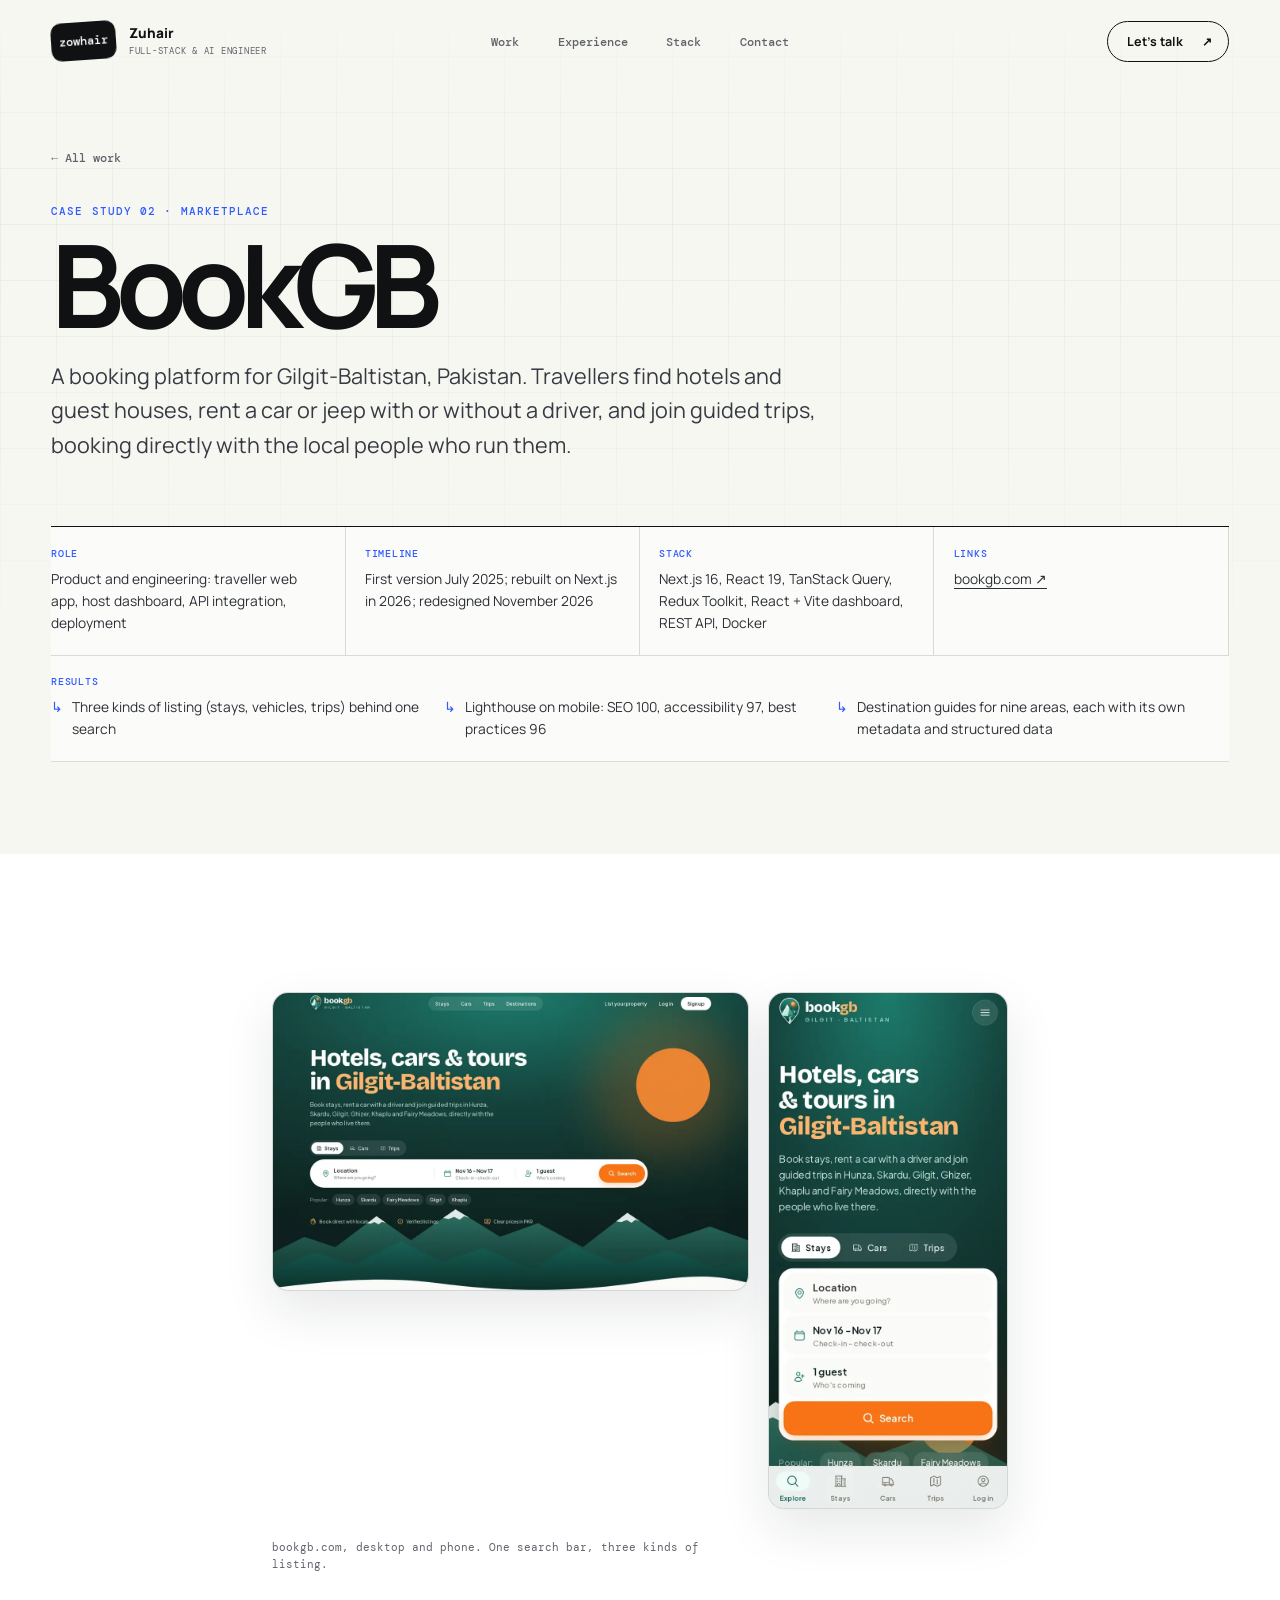
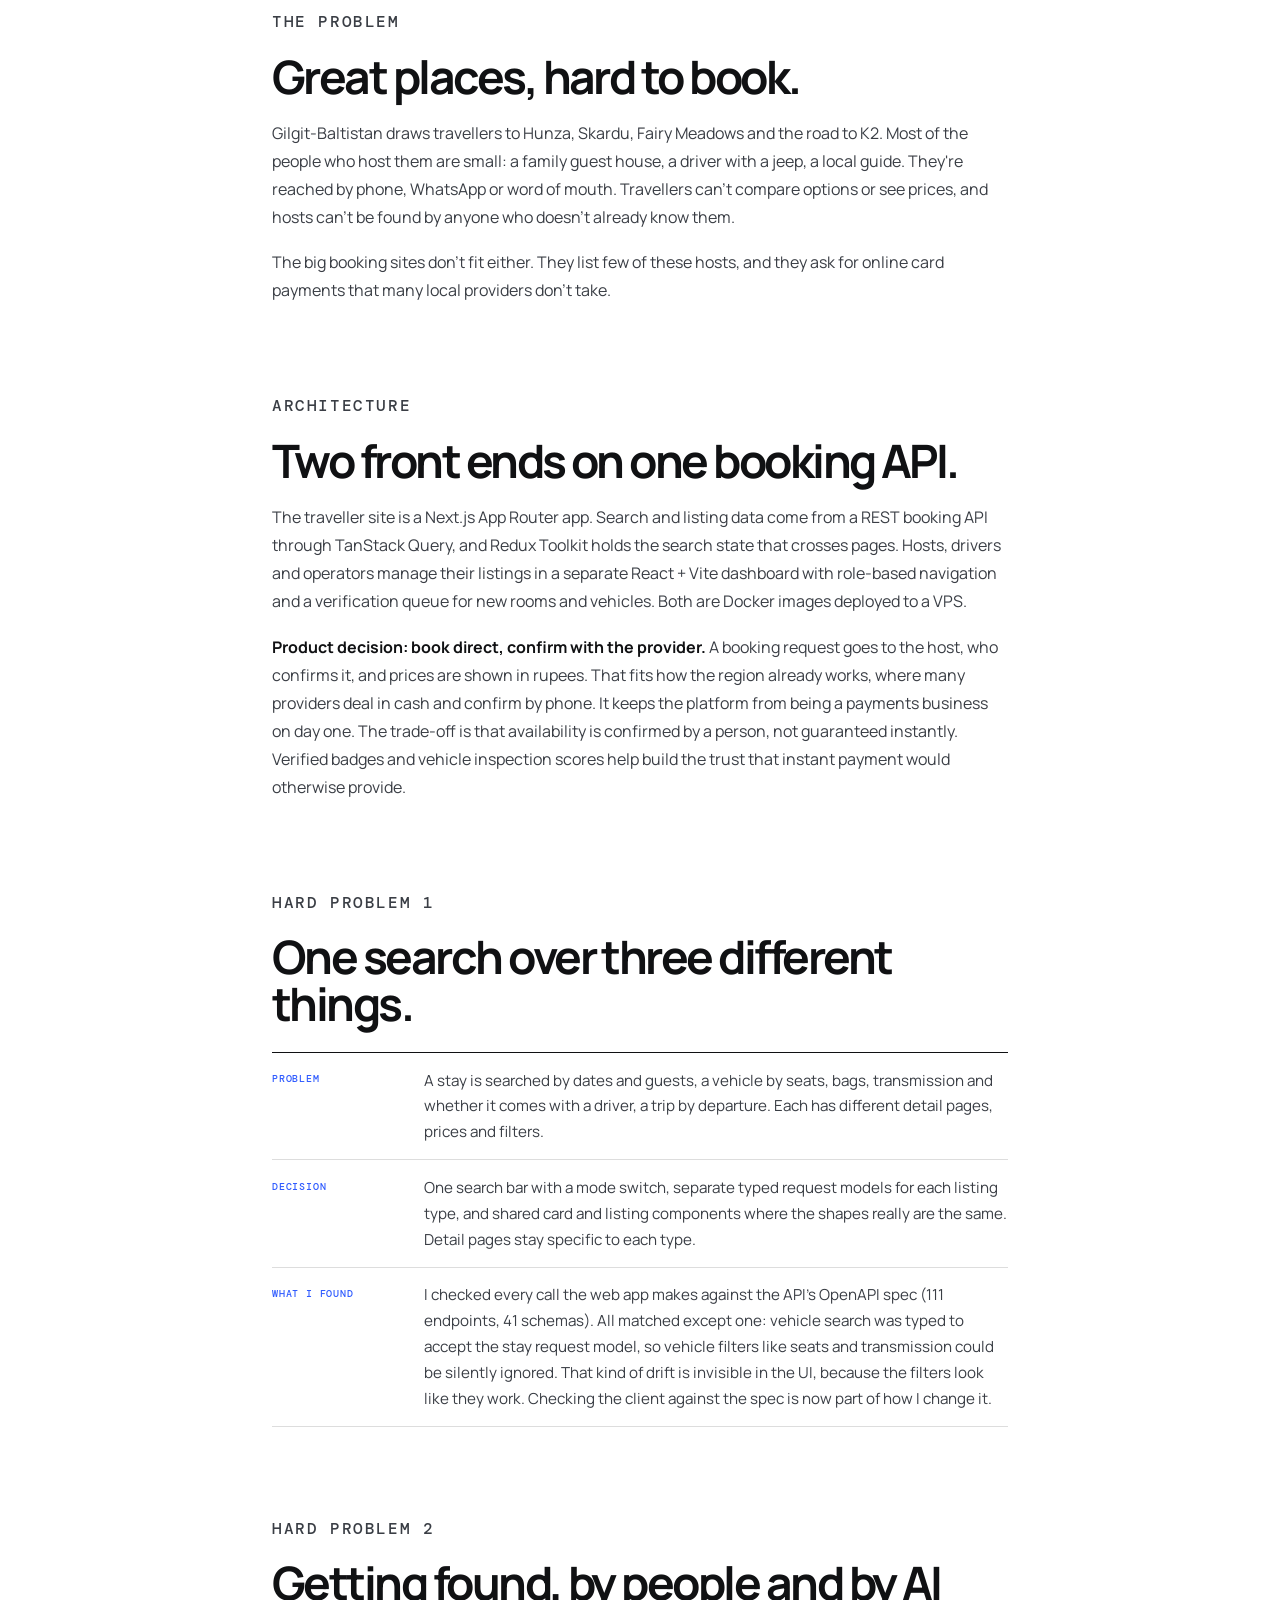
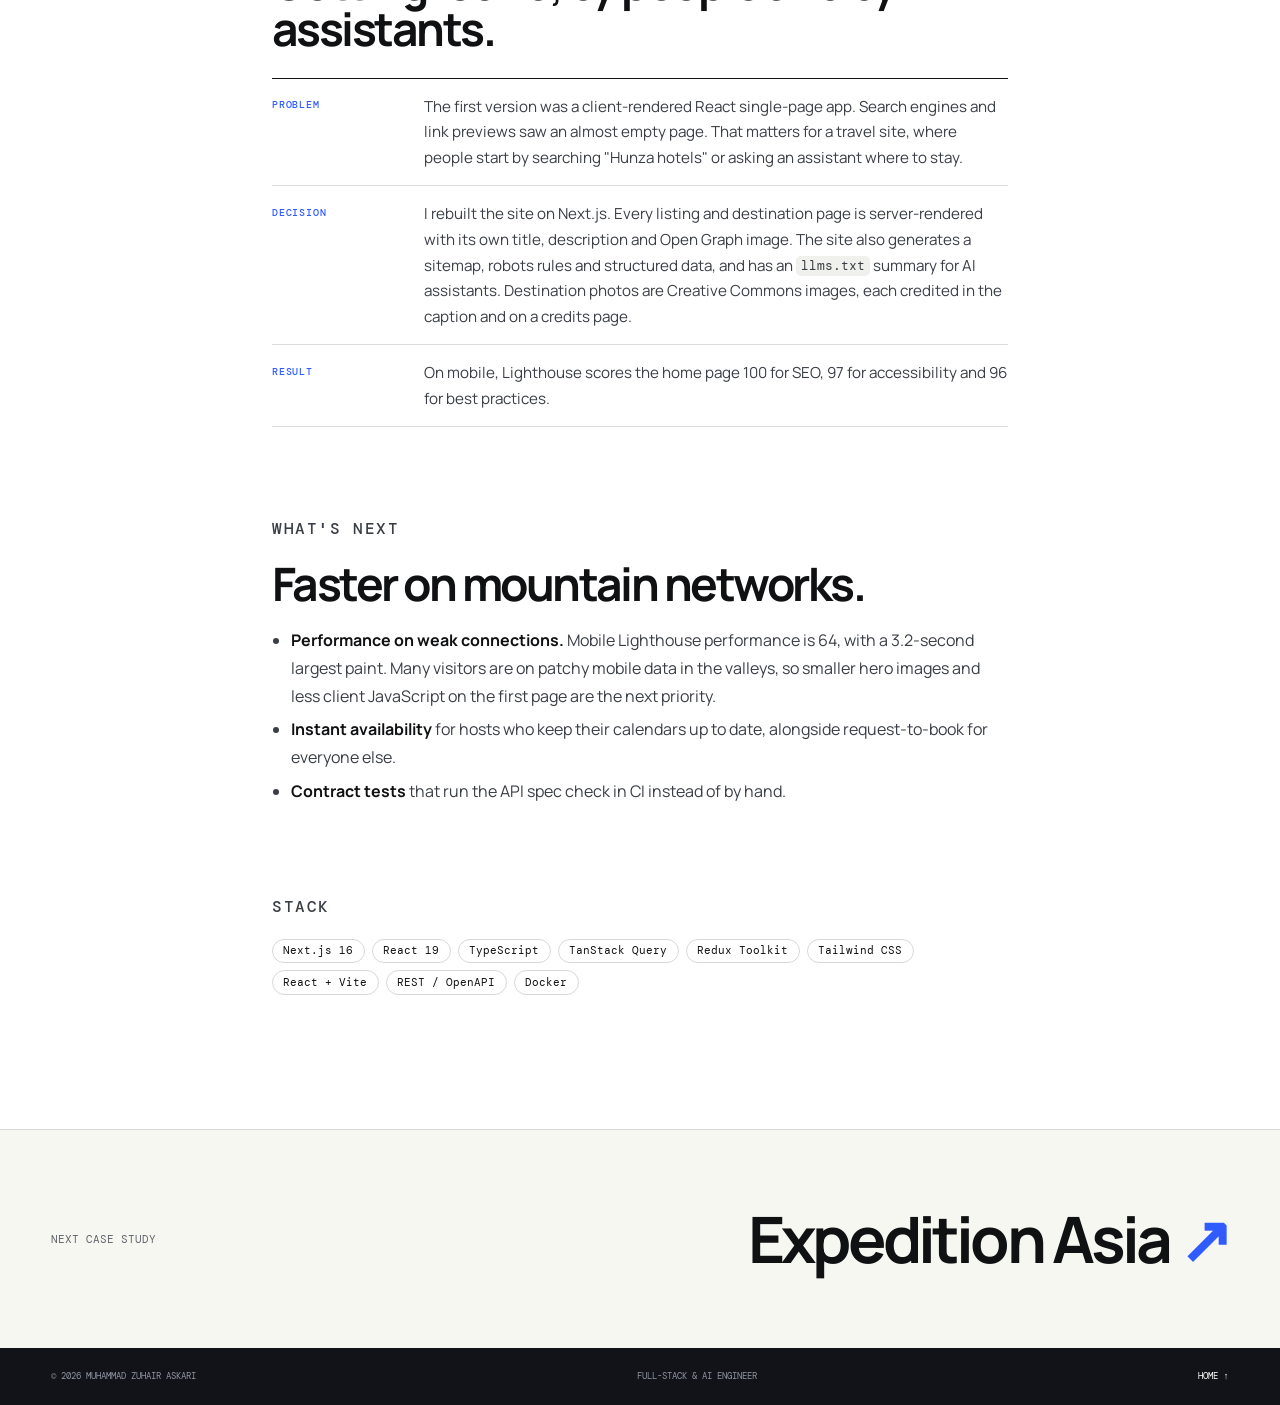
<file: work/bookgb/index.html>
<!doctype html>
<html lang="en">
<head>
  <meta charset="utf-8">
  <meta name="viewport" content="width=device-width, initial-scale=1">
  <meta name="theme-color" content="#f7f7f2">
  <title>BookGB case study — Muhammad Zuhair Askari</title>
  <meta name="description" content="How I built BookGB, a booking platform for stays, cars with drivers and guided trips in Gilgit-Baltistan, Pakistan: one search over three kinds of listing, a host dashboard, and pages built to be found.">
  <meta name="author" content="Muhammad Zuhair Askari">
  <link rel="canonical" href="https://zowhair.com/work/bookgb/">
  <meta property="og:type" content="article">
  <meta property="og:url" content="https://zowhair.com/work/bookgb/">
  <meta property="og:title" content="BookGB: stays, cars and trips in Gilgit-Baltistan">
  <meta property="og:description" content="A booking platform for a mountain region: one search over three kinds of listing, a host dashboard, and destination guides built to be found. Case study by Muhammad Zuhair Askari.">
  <meta property="og:image" content="https://zowhair.com/work/img/og-bookgb.png">
  <meta property="og:image:width" content="1200">
  <meta property="og:image:height" content="630">
  <meta name="twitter:card" content="summary_large_image">
  <meta name="twitter:site" content="@zowhair">
  <meta name="twitter:image" content="https://zowhair.com/work/img/og-bookgb.png">
  <link rel="icon" href="/favicon.ico">
  <link rel="preconnect" href="https://fonts.googleapis.com">
  <link rel="preconnect" href="https://fonts.gstatic.com" crossorigin>
  <link rel="preload" as="style" href="https://fonts.googleapis.com/css2?family=DM+Mono:wght@400;500&family=Manrope:wght@400;500;600;700;800&display=swap" onload="this.onload=null;this.rel='stylesheet'">
  <noscript><link rel="stylesheet" href="https://fonts.googleapis.com/css2?family=DM+Mono:wght@400;500&family=Manrope:wght@400;500;600;700;800&display=swap"></noscript>
  <link rel="stylesheet" href="/main.55431484.css">
  <link rel="stylesheet" href="/work/case-study.css">
</head>
<body>
  <a class="skip-link" href="#main">Skip to content</a>

  <header class="site-header" data-header>
    <a class="brand" href="/">
      <span class="brand-mark">zowhair</span>
      <span class="brand-copy">Zuhair<small>Full-stack &amp; AI engineer</small></span>
    </a>
    <button class="menu-toggle" type="button" aria-label="Open navigation" aria-expanded="false" aria-controls="site-nav"><span></span><span></span></button>
    <nav class="site-nav" id="site-nav" aria-label="Primary navigation">
      <a href="/#work">Work</a><a href="/#experience">Experience</a><a href="/#stack">Stack</a><a href="/#contact">Contact</a>
    </nav>
    <a class="header-cta magnetic" href="mailto:zowhair@gmail.com?subject=Engineering%20role">Let's talk <span>↗</span></a>
  </header>

  <main id="main">
    <section class="case-hero section">
      <div class="hero-grid" aria-hidden="true"></div>
      <a class="case-back" href="/#work">← All work</a>
      <p class="section-kicker">Case study 02 · Marketplace</p>
      <h1 class="case-title">BookGB</h1>
      <p class="case-lede">A booking platform for Gilgit-Baltistan, Pakistan. Travellers find hotels and guest houses, rent a car or jeep with or without a driver, and join guided trips, booking directly with the local people who run them.</p>
      <dl class="tldr">
        <div><dt>Role</dt><dd>Product and engineering: traveller web app, host dashboard, API integration, deployment</dd></div>
        <div><dt>Timeline</dt><dd>First version July 2025; rebuilt on Next.js in 2026; redesigned November 2026</dd></div>
        <div><dt>Stack</dt><dd>Next.js 16, React 19, TanStack Query, Redux Toolkit, React + Vite dashboard, REST API, Docker</dd></div>
        <div><dt>Links</dt><dd><a href="https://bookgb.com" target="_blank" rel="noopener">bookgb.com ↗</a></dd></div>
        <div class="tldr-results"><dt>Results</dt><dd><ul>
          <li>Three kinds of listing (stays, vehicles, trips) behind one search</li>
          <li>Lighthouse on mobile: SEO 100, accessibility 97, best practices 96</li>
          <li>Destination guides for nine areas, each with its own metadata and structured data</li>
        </ul></dd></div>
      </dl>
    </section>

    <section class="case-body section">
      <article class="prose">
        <figure class="figure wide figure-pair">
          <img src="/work/img/bookgb-desktop.webp" width="1200" height="750" alt="The bookgb.com home page: 'Hotels, cars & tours in Gilgit-Baltistan' with a search bar that switches between stays, cars and trips." loading="eager" fetchpriority="high">
          <img class="figure-phone" src="/work/img/bookgb-mobile.webp" width="600" height="1298" alt="The bookgb.com home page at phone width." loading="lazy">
          <figcaption>bookgb.com, desktop and phone. One search bar, three kinds of listing.</figcaption>
        </figure>

        <section>
          <p class="section-kicker">The problem</p>
          <h2>Great places, hard to book.</h2>
          <p>Gilgit-Baltistan draws travellers to Hunza, Skardu, Fairy Meadows and the road to K2. Most of the people who host them are small: a family guest house, a driver with a jeep, a local guide. They're reached by phone, WhatsApp or word of mouth. Travellers can't compare options or see prices, and hosts can't be found by anyone who doesn't already know them.</p>
          <p>The big booking sites don't fit either. They list few of these hosts, and they ask for online card payments that many local providers don't take.</p>
        </section>

        <section>
          <p class="section-kicker">Architecture</p>
          <h2>Two front ends on one booking API.</h2>
          <p>The traveller site is a Next.js App Router app. Search and listing data come from a REST booking API through TanStack Query, and Redux Toolkit holds the search state that crosses pages. Hosts, drivers and operators manage their listings in a separate React + Vite dashboard with role-based navigation and a verification queue for new rooms and vehicles. Both are Docker images deployed to a VPS.</p>
          <p><strong>Product decision: book direct, confirm with the provider.</strong> A booking request goes to the host, who confirms it, and prices are shown in rupees. That fits how the region already works, where many providers deal in cash and confirm by phone. It keeps the platform from being a payments business on day one. The trade-off is that availability is confirmed by a person, not guaranteed instantly. Verified badges and vehicle inspection scores help build the trust that instant payment would otherwise provide.</p>
        </section>

        <section>
          <p class="section-kicker">Hard problem 1</p>
          <h2>One search over three different things.</h2>
          <dl class="decision">
            <div><dt>Problem</dt><dd>A stay is searched by dates and guests, a vehicle by seats, bags, transmission and whether it comes with a driver, a trip by departure. Each has different detail pages, prices and filters.</dd></div>
            <div><dt>Decision</dt><dd>One search bar with a mode switch, separate typed request models for each listing type, and shared card and listing components where the shapes really are the same. Detail pages stay specific to each type.</dd></div>
            <div><dt>What I found</dt><dd>I checked every call the web app makes against the API's OpenAPI spec (111 endpoints, 41 schemas). All matched except one: vehicle search was typed to accept the stay request model, so vehicle filters like seats and transmission could be silently ignored. That kind of drift is invisible in the UI, because the filters look like they work. Checking the client against the spec is now part of how I change it.</dd></div>
          </dl>
        </section>

        <section>
          <p class="section-kicker">Hard problem 2</p>
          <h2>Getting found, by people and by AI assistants.</h2>
          <dl class="decision">
            <div><dt>Problem</dt><dd>The first version was a client-rendered React single-page app. Search engines and link previews saw an almost empty page. That matters for a travel site, where people start by searching "Hunza hotels" or asking an assistant where to stay.</dd></div>
            <div><dt>Decision</dt><dd>I rebuilt the site on Next.js. Every listing and destination page is server-rendered with its own title, description and Open Graph image. The site also generates a sitemap, robots rules and structured data, and has an <code>llms.txt</code> summary for AI assistants. Destination photos are Creative Commons images, each credited in the caption and on a credits page.</dd></div>
            <div><dt>Result</dt><dd>On mobile, Lighthouse scores the home page 100 for SEO, 97 for accessibility and 96 for best practices.</dd></div>
          </dl>
        </section>

        <section>
          <p class="section-kicker">What's next</p>
          <h2>Faster on mountain networks.</h2>
          <ul>
            <li><strong>Performance on weak connections.</strong> Mobile Lighthouse performance is 64, with a 3.2-second largest paint. Many visitors are on patchy mobile data in the valleys, so smaller hero images and less client JavaScript on the first page are the next priority.</li>
            <li><strong>Instant availability</strong> for hosts who keep their calendars up to date, alongside request-to-book for everyone else.</li>
            <li><strong>Contract tests</strong> that run the API spec check in CI instead of by hand.</li>
          </ul>
        </section>

        <section>
          <p class="section-kicker">Stack</p>
          <ul class="stack-list">
            <li>Next.js 16</li><li>React 19</li><li>TypeScript</li><li>TanStack Query</li><li>Redux Toolkit</li><li>Tailwind CSS</li><li>React + Vite</li><li>REST / OpenAPI</li><li>Docker</li>
          </ul>
        </section>
      </article>
    </section>

    <nav class="case-next section" aria-label="Next case study">
      <p>Next case study</p>
      <a class="big" href="/work/expedition-asia/">Expedition Asia <span>↗</span></a>
    </nav>
  </main>

  <footer class="site-footer"><span>© <span data-year>2026</span> Muhammad Zuhair Askari</span><span>Full-stack &amp; AI engineer</span><a href="/">Home ↑</a></footer>
  <script src="/script.js" defer></script>
</body>
</html>
</file>
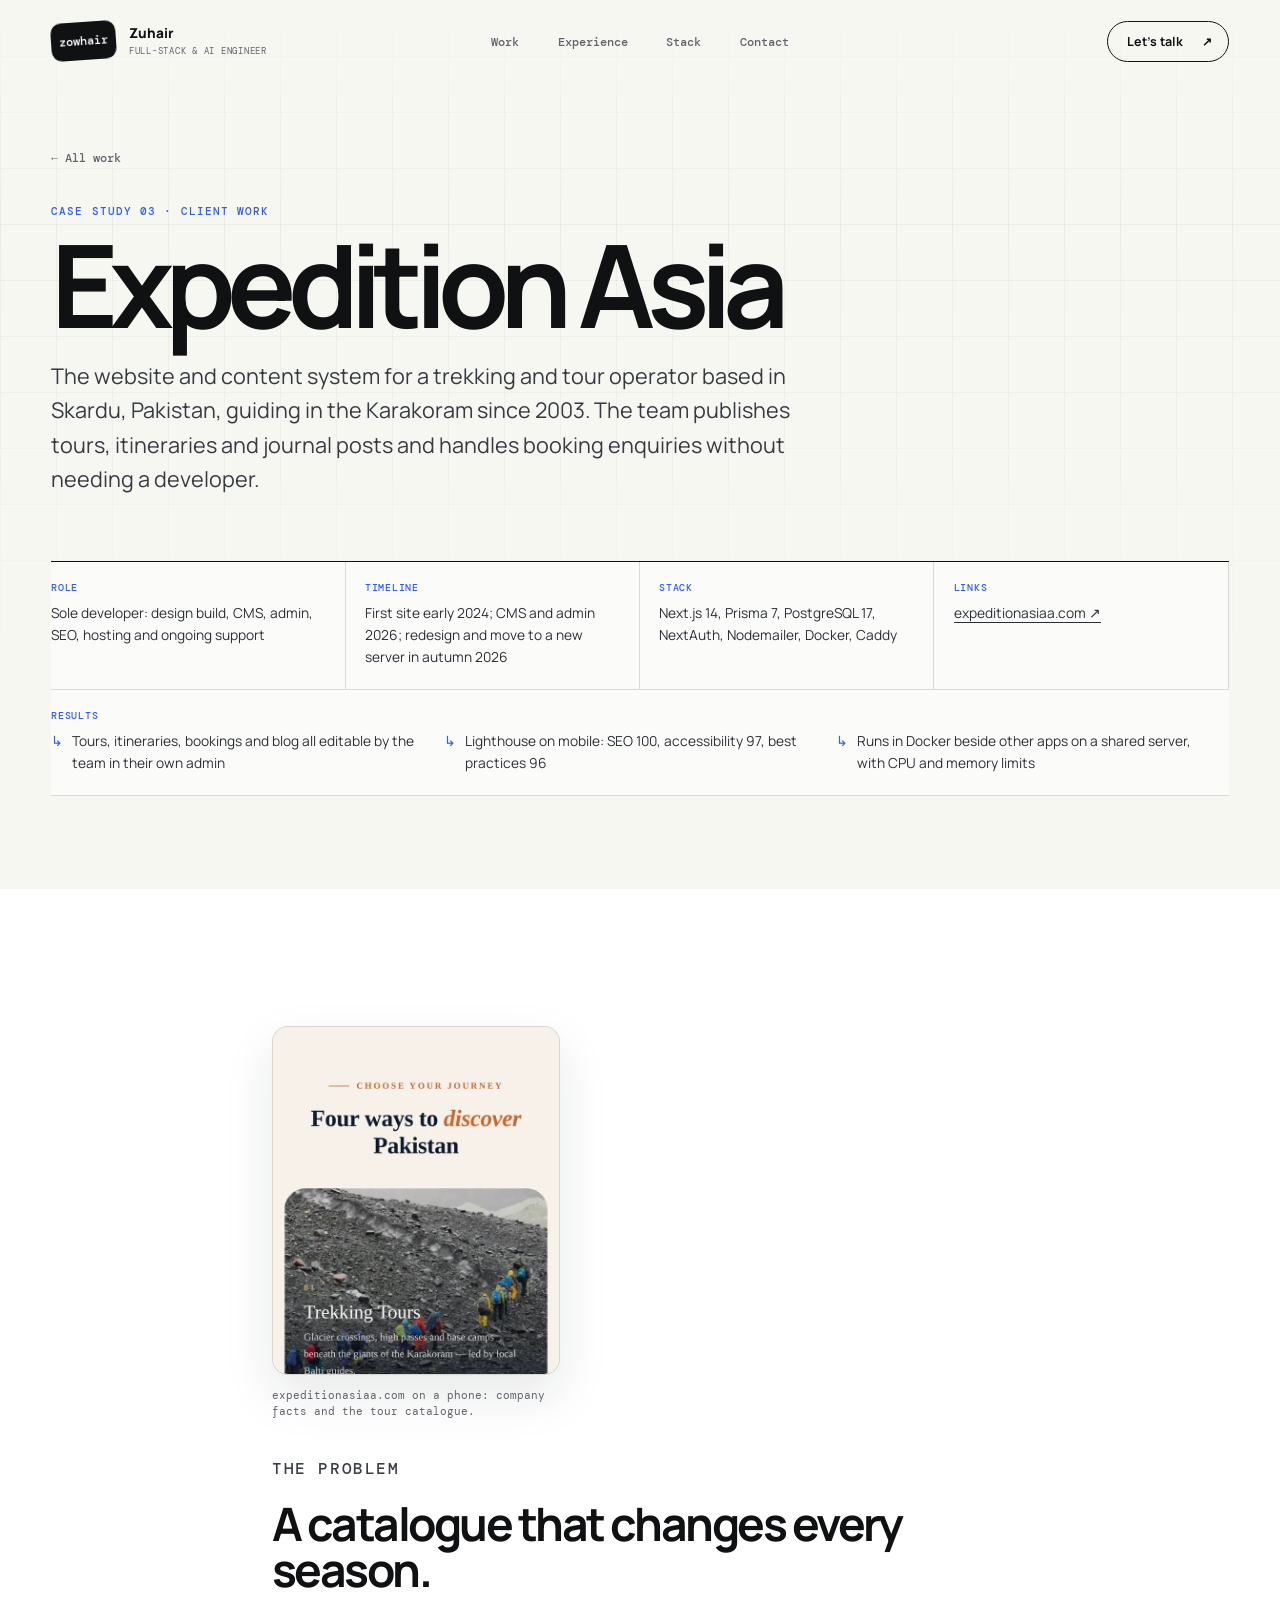
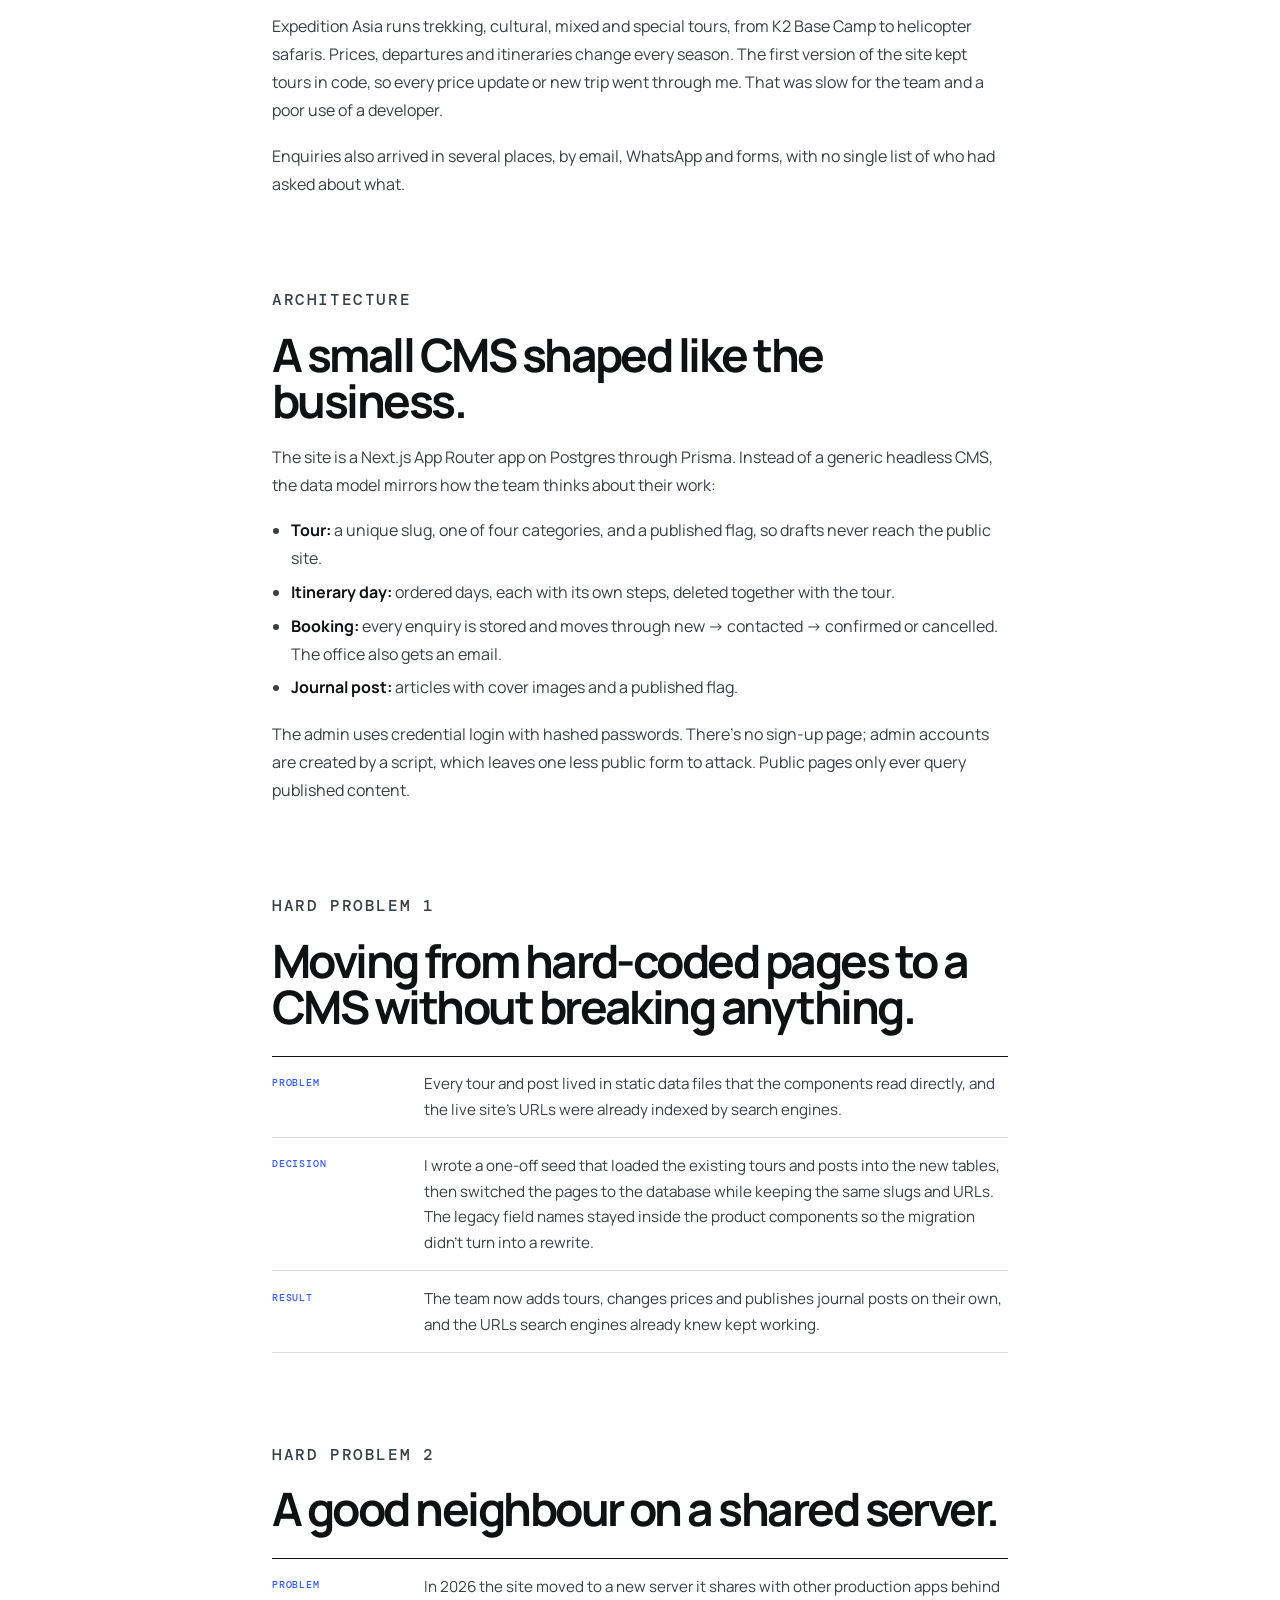
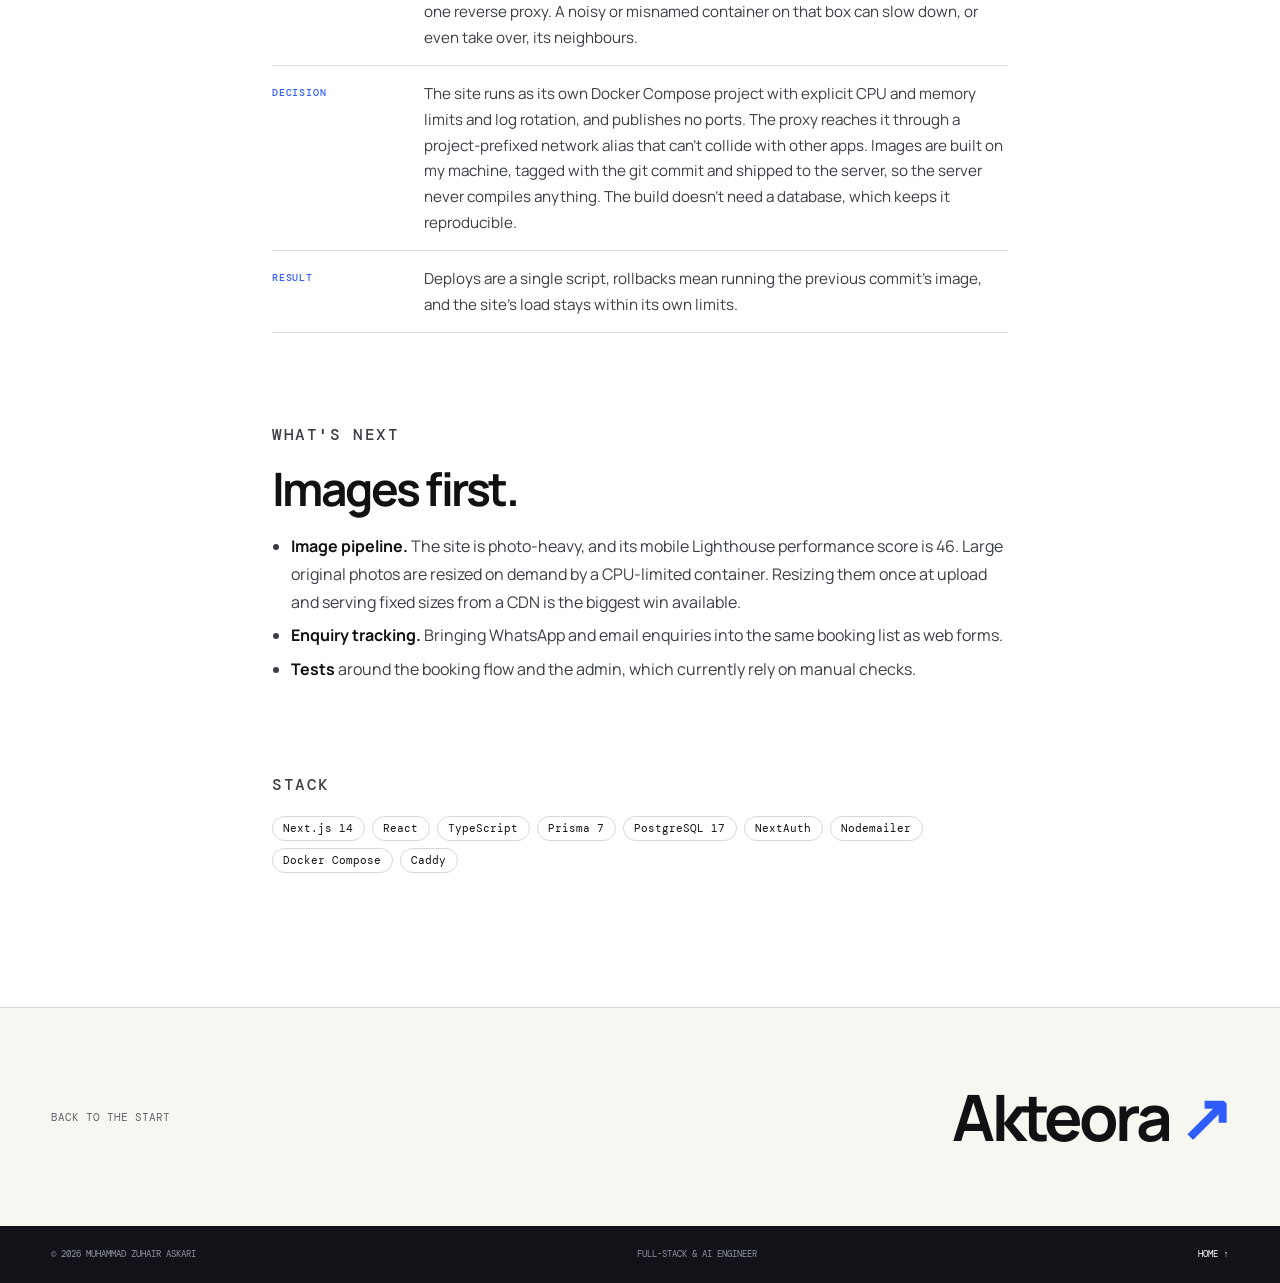
<file: work/expedition-asia/index.html>
<!doctype html>
<html lang="en">
<head>
  <meta charset="utf-8">
  <meta name="viewport" content="width=device-width, initial-scale=1">
  <meta name="theme-color" content="#f7f7f2">
  <title>Expedition Asia case study — Muhammad Zuhair Askari</title>
  <meta name="description" content="Client work: how I built and run the website and content system for Expedition Asia, a trekking and tour operator in Skardu, Pakistan. Tours, itineraries, bookings and a journal, all managed by the team.">
  <meta name="author" content="Muhammad Zuhair Askari">
  <link rel="canonical" href="https://zowhair.com/work/expedition-asia/">
  <meta property="og:type" content="article">
  <meta property="og:url" content="https://zowhair.com/work/expedition-asia/">
  <meta property="og:title" content="Expedition Asia: a tour operator's site, run from its own CMS">
  <meta property="og:description" content="Client work for a Skardu trekking and tour operator: a Next.js site with a custom CMS for tours, itineraries, bookings and a journal. Case study by Muhammad Zuhair Askari.">
  <meta property="og:image" content="https://zowhair.com/work/img/og-expedition-asia.png">
  <meta property="og:image:width" content="1200">
  <meta property="og:image:height" content="630">
  <meta name="twitter:card" content="summary_large_image">
  <meta name="twitter:site" content="@zowhair">
  <meta name="twitter:image" content="https://zowhair.com/work/img/og-expedition-asia.png">
  <link rel="icon" href="/favicon.ico">
  <link rel="preconnect" href="https://fonts.googleapis.com">
  <link rel="preconnect" href="https://fonts.gstatic.com" crossorigin>
  <link rel="preload" as="style" href="https://fonts.googleapis.com/css2?family=DM+Mono:wght@400;500&family=Manrope:wght@400;500;600;700;800&display=swap" onload="this.onload=null;this.rel='stylesheet'">
  <noscript><link rel="stylesheet" href="https://fonts.googleapis.com/css2?family=DM+Mono:wght@400;500&family=Manrope:wght@400;500;600;700;800&display=swap"></noscript>
  <link rel="stylesheet" href="/main.55431484.css">
  <link rel="stylesheet" href="/work/case-study.css">
</head>
<body>
  <a class="skip-link" href="#main">Skip to content</a>

  <header class="site-header" data-header>
    <a class="brand" href="/">
      <span class="brand-mark">zowhair</span>
      <span class="brand-copy">Zuhair<small>Full-stack &amp; AI engineer</small></span>
    </a>
    <button class="menu-toggle" type="button" aria-label="Open navigation" aria-expanded="false" aria-controls="site-nav"><span></span><span></span></button>
    <nav class="site-nav" id="site-nav" aria-label="Primary navigation">
      <a href="/#work">Work</a><a href="/#experience">Experience</a><a href="/#stack">Stack</a><a href="/#contact">Contact</a>
    </nav>
    <a class="header-cta magnetic" href="mailto:zowhair@gmail.com?subject=Engineering%20role">Let's talk <span>↗</span></a>
  </header>

  <main id="main">
    <section class="case-hero section">
      <div class="hero-grid" aria-hidden="true"></div>
      <a class="case-back" href="/#work">← All work</a>
      <p class="section-kicker">Case study 03 · Client work</p>
      <h1 class="case-title">Expedition Asia</h1>
      <p class="case-lede">The website and content system for a trekking and tour operator based in Skardu, Pakistan, guiding in the Karakoram since 2003. The team publishes tours, itineraries and journal posts and handles booking enquiries without needing a developer.</p>
      <dl class="tldr">
        <div><dt>Role</dt><dd>Sole developer: design build, CMS, admin, SEO, hosting and ongoing support</dd></div>
        <div><dt>Timeline</dt><dd>First site early 2024; CMS and admin 2026; redesign and move to a new server in autumn 2026</dd></div>
        <div><dt>Stack</dt><dd>Next.js 14, Prisma 7, PostgreSQL 17, NextAuth, Nodemailer, Docker, Caddy</dd></div>
        <div><dt>Links</dt><dd><a href="https://expeditionasiaa.com" target="_blank" rel="noopener">expeditionasiaa.com ↗</a></dd></div>
        <div class="tldr-results"><dt>Results</dt><dd><ul>
          <li>Tours, itineraries, bookings and blog all editable by the team in their own admin</li>
          <li>Lighthouse on mobile: SEO 100, accessibility 97, best practices 96</li>
          <li>Runs in Docker beside other apps on a shared server, with CPU and memory limits</li>
        </ul></dd></div>
      </dl>
    </section>

    <section class="case-body section">
      <article class="prose">
        <figure class="figure figure-phone">
          <img src="/work/img/expedition-asia-mobile.webp" width="600" height="728" alt="Expedition Asia's site on a phone: four headline numbers about the company, then the 'Four ways to discover Pakistan' tour categories, starting with Trekking Tours." loading="eager" fetchpriority="high">
          <figcaption>expeditionasiaa.com on a phone: company facts and the tour catalogue.</figcaption>
        </figure>

        <section>
          <p class="section-kicker">The problem</p>
          <h2>A catalogue that changes every season.</h2>
          <p>Expedition Asia runs trekking, cultural, mixed and special tours, from K2 Base Camp to helicopter safaris. Prices, departures and itineraries change every season. The first version of the site kept tours in code, so every price update or new trip went through me. That was slow for the team and a poor use of a developer.</p>
          <p>Enquiries also arrived in several places, by email, WhatsApp and forms, with no single list of who had asked about what.</p>
        </section>

        <section>
          <p class="section-kicker">Architecture</p>
          <h2>A small CMS shaped like the business.</h2>
          <p>The site is a Next.js App Router app on Postgres through Prisma. Instead of a generic headless CMS, the data model mirrors how the team thinks about their work:</p>
          <ul>
            <li><strong>Tour:</strong> a unique slug, one of four categories, and a published flag, so drafts never reach the public site.</li>
            <li><strong>Itinerary day:</strong> ordered days, each with its own steps, deleted together with the tour.</li>
            <li><strong>Booking:</strong> every enquiry is stored and moves through new → contacted → confirmed or cancelled. The office also gets an email.</li>
            <li><strong>Journal post:</strong> articles with cover images and a published flag.</li>
          </ul>
          <p>The admin uses credential login with hashed passwords. There's no sign-up page; admin accounts are created by a script, which leaves one less public form to attack. Public pages only ever query published content.</p>
        </section>

        <section>
          <p class="section-kicker">Hard problem 1</p>
          <h2>Moving from hard-coded pages to a CMS without breaking anything.</h2>
          <dl class="decision">
            <div><dt>Problem</dt><dd>Every tour and post lived in static data files that the components read directly, and the live site's URLs were already indexed by search engines.</dd></div>
            <div><dt>Decision</dt><dd>I wrote a one-off seed that loaded the existing tours and posts into the new tables, then switched the pages to the database while keeping the same slugs and URLs. The legacy field names stayed inside the product components so the migration didn't turn into a rewrite.</dd></div>
            <div><dt>Result</dt><dd>The team now adds tours, changes prices and publishes journal posts on their own, and the URLs search engines already knew kept working.</dd></div>
          </dl>
        </section>

        <section>
          <p class="section-kicker">Hard problem 2</p>
          <h2>A good neighbour on a shared server.</h2>
          <dl class="decision">
            <div><dt>Problem</dt><dd>In 2026 the site moved to a new server it shares with other production apps behind one reverse proxy. A noisy or misnamed container on that box can slow down, or even take over, its neighbours.</dd></div>
            <div><dt>Decision</dt><dd>The site runs as its own Docker Compose project with explicit CPU and memory limits and log rotation, and publishes no ports. The proxy reaches it through a project-prefixed network alias that can't collide with other apps. Images are built on my machine, tagged with the git commit and shipped to the server, so the server never compiles anything. The build doesn't need a database, which keeps it reproducible.</dd></div>
            <div><dt>Result</dt><dd>Deploys are a single script, rollbacks mean running the previous commit's image, and the site's load stays within its own limits.</dd></div>
          </dl>
        </section>

        <section>
          <p class="section-kicker">What's next</p>
          <h2>Images first.</h2>
          <ul>
            <li><strong>Image pipeline.</strong> The site is photo-heavy, and its mobile Lighthouse performance score is 46. Large original photos are resized on demand by a CPU-limited container. Resizing them once at upload and serving fixed sizes from a CDN is the biggest win available.</li>
            <li><strong>Enquiry tracking.</strong> Bringing WhatsApp and email enquiries into the same booking list as web forms.</li>
            <li><strong>Tests</strong> around the booking flow and the admin, which currently rely on manual checks.</li>
          </ul>
        </section>

        <!-- Client testimonial slot: add the approved quote here once Expedition Asia signs it off.
        <section>
          <p class="section-kicker">From the client</p>
          <blockquote class="callout"><p>“…”</p><p>— Name, Role, Expedition Asia</p></blockquote>
        </section> -->

        <section>
          <p class="section-kicker">Stack</p>
          <ul class="stack-list">
            <li>Next.js 14</li><li>React</li><li>TypeScript</li><li>Prisma 7</li><li>PostgreSQL 17</li><li>NextAuth</li><li>Nodemailer</li><li>Docker Compose</li><li>Caddy</li>
          </ul>
        </section>
      </article>
    </section>

    <nav class="case-next section" aria-label="Next case study">
      <p>Back to the start</p>
      <a class="big" href="/work/akteora/">Akteora <span>↗</span></a>
    </nav>
  </main>

  <footer class="site-footer"><span>© <span data-year>2026</span> Muhammad Zuhair Askari</span><span>Full-stack &amp; AI engineer</span><a href="/">Home ↑</a></footer>
  <script src="/script.js" defer></script>
</body>
</html>
</file>
<file: main.55431484.css>
:root {
  --paper: #f7f7f2;
  --white: #fff;
  --ink: #101113;
  --muted: #60646b;
  --line: rgba(16, 17, 19, .14);
  --blue: #2f5bff;
  --violet: #7557ff;
  --acid: #c8ff3d;
  --coral: #ff6948;
  --dark: #111318;
  --mono: "DM Mono", monospace;
  --sans: "Manrope", sans-serif;
  --pad: clamp(1.25rem, 4vw, 4.75rem);
  --radius: 1.4rem;
  --ease: cubic-bezier(.2, .75, .2, 1);
}

* { box-sizing: border-box; }
html { scroll-behavior: smooth; scroll-padding-top: 6rem; }
body { margin: 0; background: var(--paper); color: var(--ink); font-family: var(--sans); font-size: 16px; line-height: 1.6; overflow-x: hidden; }
body.menu-open { overflow: hidden; }
a { color: inherit; text-decoration: none; }
button, a { -webkit-tap-highlight-color: transparent; }
button { font: inherit; }
::selection { background: var(--acid); color: var(--ink); }

.skip-link { position: fixed; left: 1rem; top: -4rem; z-index: 999; background: var(--ink); color: #fff; padding: .7rem 1rem; transition: top .2s; }
.skip-link:focus { top: 1rem; }
.cursor-glow { position: fixed; width: 28rem; height: 28rem; border-radius: 50%; background: radial-gradient(circle, rgba(47,91,255,.1), transparent 68%); pointer-events: none; z-index: -1; transform: translate(-50%, -50%); transition: opacity .3s; }

.site-header { height: 84px; padding: 0 var(--pad); display: grid; grid-template-columns: 1fr auto 1fr; align-items: center; position: fixed; inset: 0 0 auto; z-index: 100; border-bottom: 1px solid transparent; transition: background .3s, border-color .3s, height .3s; }
.site-header.scrolled { height: 70px; background: rgba(247,247,242,.86); backdrop-filter: blur(18px); border-color: var(--line); }
.brand { justify-self: start; display: flex; align-items: center; gap: .8rem; font-size: .85rem; font-weight: 800; line-height: 1.15; }
.brand-mark { min-width: 2.4rem; padding: 0 .5rem; height: 2.4rem; display: grid; place-items: center; background: var(--ink); color: #fff; border-radius: .65rem; font: 500 .72rem var(--mono); transform: rotate(-4deg); }
.brand-copy small { display: block; margin-top: .18rem; color: var(--muted); font: 400 .58rem var(--mono); text-transform: uppercase; letter-spacing: .08em; }
.site-nav { display: flex; align-items: center; gap: clamp(1.2rem, 3vw, 2.6rem); }
.site-nav a { position: relative; font: 500 .78rem var(--mono); color: var(--muted); }
.site-nav a::after { content: ""; position: absolute; left: 0; right: 100%; bottom: -.4rem; height: 1px; background: var(--ink); transition: right .25s var(--ease); }
.site-nav a:hover { color: var(--ink); }
.site-nav a:hover::after { right: 0; }
.header-cta { justify-self: end; display: inline-flex; gap: 1.2rem; align-items: center; border: 1px solid var(--ink); border-radius: 999px; padding: .62rem 1rem .62rem 1.15rem; font-size: .78rem; font-weight: 700; transition: color .2s, background .2s, transform .2s; }
.header-cta:hover { color: #fff; background: var(--ink); }
.menu-toggle { display: none; }
.site-nav a[aria-current] { color: var(--ink); }
.site-nav a[aria-current]::after { right: 0; }
:focus-visible { outline: 2px solid var(--blue); outline-offset: 3px; border-radius: .3rem; }
.sr-only { position: absolute; width: 1px; height: 1px; padding: 0; margin: -1px; overflow: hidden; clip: rect(0 0 0 0); white-space: nowrap; border: 0; }
.magnetic { translate: var(--mx, 0) var(--my, 0); transition: translate .35s var(--ease), color .2s, background .2s, box-shadow .25s, transform .25s var(--ease); }

.section { padding-left: var(--pad); padding-right: var(--pad); }
.hero { min-height: 100svh; padding-top: clamp(9rem, 17vh, 12.5rem); padding-bottom: 3rem; position: relative; display: grid; grid-template-columns: minmax(0, 1.35fr) minmax(20rem, .65fr); gap: clamp(3rem, 7vw, 8rem); align-items: center; overflow: hidden; }
.hero-grid { position: absolute; inset: 0; pointer-events: none; opacity: .43; background-image: linear-gradient(var(--line) 1px, transparent 1px), linear-gradient(90deg, var(--line) 1px, transparent 1px); background-size: 56px 56px; mask-image: linear-gradient(to bottom, transparent 0, #000 24%, transparent 80%); }
.orb { position: absolute; border-radius: 50%; filter: blur(1px); pointer-events: none; }
.orb-one { width: 19rem; height: 19rem; right: 10%; top: 15%; background: linear-gradient(145deg, rgba(200,255,61,.8), rgba(47,91,255,.15)); animation: float 8s ease-in-out infinite; opacity: .55; }
.orb-two { width: 9rem; height: 9rem; right: 31%; bottom: 10%; background: rgba(255,105,72,.32); animation: float 7s ease-in-out -3s infinite reverse; }
.hero-content, .hero-console { position: relative; z-index: 2; }
.eyebrow, .section-kicker { font: 500 .68rem var(--mono); text-transform: uppercase; letter-spacing: .1em; }
.eyebrow { display: flex; align-items: center; gap: .7rem; color: var(--muted); margin-bottom: 2rem; }
.status-dot { width: .5rem; height: .5rem; border-radius: 50%; background: #44c66a; box-shadow: 0 0 0 5px rgba(68,198,106,.15); animation: pulse 2.2s infinite; }
.hero-title { margin: 0; max-width: 8ch; font-size: clamp(3.7rem, 8vw, 8.2rem); line-height: .88; letter-spacing: -.08em; font-weight: 700; }
.title-accent { color: var(--blue); position: relative; white-space: nowrap; }
.title-accent::after { content: ""; position: absolute; left: 3%; right: -2%; bottom: -.05em; height: .1em; border-radius: 100%; background: var(--acid); transform: rotate(-2deg); z-index: -1; }
.hero-intro { max-width: 45rem; margin: 2.1rem 0 2rem; font-size: clamp(1rem, 1.45vw, 1.22rem); color: #3e4249; }
.hero-actions { display: flex; align-items: center; gap: 1.6rem; flex-wrap: wrap; }
.button { display: inline-flex; align-items: center; justify-content: center; gap: 1.25rem; border-radius: 999px; padding: .9rem 1.25rem; font-size: .83rem; font-weight: 700; transition: transform .25s var(--ease), background .25s, box-shadow .25s; }
.button-primary { color: #fff; background: var(--blue); box-shadow: 0 10px 30px rgba(47,91,255,.22); }
.button-primary:hover { background: #1d44dd; box-shadow: 0 14px 34px rgba(47,91,255,.3); transform: translateY(-2px); }
.button-dark { background: var(--ink); color: #fff; margin-top: 1.5rem; }
.button-dark:hover { background: var(--blue); }
.text-link, .arrow-link { font: 500 .78rem var(--mono); border-bottom: 1px solid var(--ink); padding-bottom: .2rem; }
.text-link span, .arrow-link span { display: inline-block; transition: transform .2s; }
.text-link:hover span, .arrow-link:hover span { transform: translate(3px, -3px); }
.signal-strip { display: grid; grid-template-columns: repeat(4, 1fr); margin-top: clamp(3rem, 8vh, 6.5rem); border-top: 1px solid var(--line); border-bottom: 1px solid var(--line); }
.signal-strip div { padding: 1.15rem .9rem 1.15rem 0; border-right: 1px solid var(--line); }
.signal-strip div + div { padding-left: 1rem; }
.signal-strip div:last-child { border-right: 0; }
.signal-strip strong { display: block; font-size: 1.2rem; letter-spacing: -.04em; }
.signal-strip span { display: block; font: 400 .58rem var(--mono); color: var(--muted); text-transform: uppercase; letter-spacing: .04em; }

.hero-console { background: rgba(17,19,24,.96); color: #d8dbe4; border: 1px solid rgba(255,255,255,.1); border-radius: 1.4rem; box-shadow: 0 32px 80px rgba(22,26,39,.2); transform: rotate(1.4deg); overflow: hidden; }
.console-bar { height: 3.1rem; padding: 0 1rem; display: flex; align-items: center; gap: .42rem; border-bottom: 1px solid rgba(255,255,255,.1); background: #191c23; }
.console-bar > span { width: .58rem; height: .58rem; border-radius: 50%; background: #454952; }
.console-bar > span:first-child { background: var(--coral); }.console-bar > span:nth-child(2) { background: #ffd35a; }.console-bar > span:nth-child(3) { background: #53d982; }
.console-bar em { margin-left: auto; font: normal .63rem var(--mono); color: #8f94a2; }
.hero-console pre { margin: 0; padding: clamp(1.4rem, 3vw, 2.1rem); overflow: auto; font: 400 clamp(.7rem, 1vw, .85rem)/1.85 var(--mono); }
.caret { display: inline-block; width: .55em; height: 1.05em; margin-left: .15em; vertical-align: -.18em; background: #baf776; animation: blink 1.1s steps(1) infinite; }
.code-violet { color: #b5a3ff; }.code-green { color: #baf776; }.code-blue { color: #7aa7ff; }
.console-footer { padding: .8rem 1rem; display: flex; justify-content: space-between; border-top: 1px solid rgba(255,255,255,.1); color: #8f94a2; font: .58rem var(--mono); }
.console-footer span { display: flex; align-items: center; gap: .45rem; }.console-footer i { width: .42rem; height: .42rem; border-radius: 50%; background: #53d982; }

.statement { padding-top: clamp(6rem, 11vw, 10rem); padding-bottom: clamp(6rem, 11vw, 10rem); display: grid; grid-template-columns: .35fr 1.4fr .65fr; gap: 3rem; align-items: start; border-top: 1px solid var(--line); }
.section-kicker { margin: 0; color: var(--blue); }
.statement-copy { margin: 0; font-size: clamp(2rem, 4.2vw, 4.9rem); line-height: 1.08; letter-spacing: -.055em; font-weight: 600; }
.statement-copy span { color: var(--blue); }
.statement-side { align-self: end; color: var(--muted); font-size: .9rem; }.statement-side p { margin: 0 0 1.7rem; }

.work, .stack { padding-top: clamp(6rem, 10vw, 9rem); padding-bottom: clamp(6rem, 10vw, 9rem); background: var(--white); }
.section-heading { display: grid; grid-template-columns: 1.15fr .85fr; gap: 4rem; align-items: end; margin-bottom: clamp(3.5rem, 7vw, 7rem); }
.section-heading h2 { margin: .8rem 0 0; font-size: clamp(3rem, 6vw, 6.8rem); line-height: .92; letter-spacing: -.07em; }
.section-heading > p { max-width: 34rem; margin: 0 0 .5rem auto; color: var(--muted); font-size: 1rem; }
.project-featured { display: grid; grid-template-columns: .85fr 1.15fr; gap: clamp(2rem, 6vw, 7rem); padding: clamp(1.5rem, 4vw, 4.5rem); border-radius: var(--radius); background: #edefff; overflow: hidden; }
.project-copy { display: flex; flex-direction: column; align-items: flex-start; }
.project-meta { width: 100%; display: flex; justify-content: space-between; gap: 1rem; font: .62rem var(--mono); color: var(--muted); text-transform: uppercase; }
.project-meta span:first-child { color: var(--blue); }
.project h3 { margin: 3.6rem 0 1rem; font-size: clamp(3rem, 6vw, 6.5rem); line-height: .9; letter-spacing: -.07em; }
.project-lede { margin: 0 0 1.4rem; color: #363a42; font-size: 1.05rem; }
.project-results, .project-card ul { list-style: none; margin: 0; padding: 0; }
.project-results li, .project-card li { position: relative; padding: .6rem 0 .6rem 1.35rem; border-top: 1px solid rgba(16,17,19,.12); color: #4b4f56; font-size: .78rem; }
.project-results li::before, .project-card li::before { content: "↳"; position: absolute; left: 0; color: var(--blue); }
.tag-row { display: flex; flex-wrap: wrap; gap: .45rem; margin-top: 1.4rem; }
.tag-row span { border: 1px solid rgba(16,17,19,.16); border-radius: 999px; padding: .3rem .58rem; font: .58rem var(--mono); }
.architecture-card { align-self: center; min-height: 35rem; padding: 1.3rem; border-radius: 1.1rem; background: var(--dark); color: #fff; box-shadow: 0 30px 70px rgba(47,49,75,.22); }
.arch-label, .arch-metrics { display: flex; justify-content: space-between; align-items: center; color: #838995; font: .56rem var(--mono); text-transform: uppercase; }
.arch-label span { color: var(--acid); }.arch-label em { font-style: normal; }
.arch-flow { padding: clamp(2rem, 4vw, 3.3rem) 0; }
.arch-node { border: 1px solid rgba(255,255,255,.14); background: #1a1d24; border-radius: .8rem; padding: 1rem; }
.arch-node small, .arch-node strong, .arch-node > span { display: block; }.arch-node small { color: #7d8390; font: .55rem var(--mono); text-transform: uppercase; }.arch-node strong { margin: .25rem 0; font-size: .85rem; }.arch-node > span { color: #9298a5; font: .55rem var(--mono); }
.node-client { max-width: 60%; margin: 0 auto; }.node-active { border-color: rgba(200,255,61,.55); box-shadow: inset 0 0 22px rgba(200,255,61,.05); }
.arch-split { display: grid; grid-template-columns: 1fr 1fr; gap: .75rem; }
.flow-line { height: 3.2rem; width: 1px; background: rgba(255,255,255,.18); margin: 0 auto; position: relative; }.flow-line span { position: absolute; width: 5px; height: 5px; border-radius: 50%; background: var(--acid); left: -2px; top: 0; animation: dataflow 2s linear infinite; }
.arch-metrics { border-top: 1px solid rgba(255,255,255,.1); padding-top: 1rem; }.arch-metrics span { display: flex; align-items: center; gap: .4rem; }.arch-metrics i { width: .4rem; height: .4rem; border-radius: 50%; background: #53d982; }
.project-grid { display: grid; grid-template-columns: 1fr 1fr; gap: 1rem; margin-top: 1rem; }
.project-card { min-height: 41rem; border-radius: var(--radius); padding: clamp(1.5rem, 3vw, 3rem); background: #eff7ec; display: flex; flex-direction: column; }
.project-card-ink { background: #181b21; color: #fff; }.project-card-ink p, .project-card-ink li { color: #aeb4c0; }.project-card-ink .tag-row span { border-color: rgba(255,255,255,.2); }
.project-number { display: flex; justify-content: space-between; font: .62rem var(--mono); color: var(--blue); }.project-number span { color: var(--muted); text-transform: uppercase; }
.project-card h3 { font-size: clamp(2rem, 3.6vw, 4.2rem); margin: auto 0 1rem; line-height: .95; letter-spacing: -.055em; }
.project-card p { font-size: .9rem; color: var(--muted); }
.project-icon { width: 10rem; height: 10rem; margin: 3rem auto 2rem; border: 1px solid rgba(16,17,19,.12); border-radius: 50%; position: relative; animation: spin 18s linear infinite; }
.icon-records span { position: absolute; width: 3rem; height: 4rem; border: 1px solid var(--blue); background: #eff7ec; border-radius: .4rem; left: calc(50% - 1.5rem); top: calc(50% - 2rem); }.icon-records span:nth-child(2) { transform: rotate(45deg); }.icon-records span:nth-child(3) { transform: rotate(90deg); }
.progress-demo { margin: 4.5rem 0 4rem; padding: 1.2rem; border: 1px solid rgba(255,255,255,.12); border-radius: .9rem; background: #22262e; }
.progress-demo-head { display: flex; justify-content: space-between; font: .6rem var(--mono); color: #aeb4c0; }.progress-demo-head strong { color: #fff; }
.progress-track { height: .48rem; margin: 1rem 0; background: #363b46; border-radius: 1rem; position: relative; }.progress-track i { display: block; width: 72%; height: 100%; background: linear-gradient(90deg, var(--violet), var(--acid)); border-radius: inherit; animation: loadbar 3s var(--ease) infinite alternate; }.progress-track b { position: absolute; left: 71%; top: 50%; transform: translate(-50%,-50%); width: .9rem; height: .9rem; border: 2px solid var(--dark); border-radius: 50%; background: var(--acid); }
.gift-chip { display: inline-flex; color: var(--acid); font: .57rem var(--mono); }

.lab { margin-top: 1rem; display: grid; grid-template-columns: .8fr 1.2fr; gap: clamp(1.5rem, 4vw, 4rem); padding: clamp(1.5rem, 3.5vw, 3.5rem); border: 1px dashed rgba(16,17,19,.22); border-radius: var(--radius); background: var(--paper); }
.lab-head h3 { margin: .9rem 0 1rem; font-size: clamp(1.7rem, 3vw, 2.8rem); line-height: 1; letter-spacing: -.055em; }
.lab-head > p:last-child { margin: 0; color: var(--muted); font-size: .9rem; }
.lab-list { list-style: none; margin: 0; padding: 0; border-top: 1px solid var(--line); }
.lab-list li { display: grid; grid-template-columns: 6.5rem 1fr; column-gap: 1.2rem; row-gap: .3rem; padding: 1.1rem 0; border-bottom: 1px solid var(--line); transition: padding .25s var(--ease), background .25s; }
.lab-list li:hover { padding-left: .8rem; padding-right: .8rem; background: var(--white); }
.lab-list strong { grid-column: 2; font-size: 1.05rem; letter-spacing: -.02em; }
.lab-list em { grid-column: 2; font-style: normal; color: var(--muted); font-size: .84rem; }
.lab-state { grid-row: span 2; align-self: start; justify-self: start; display: inline-flex; align-items: center; gap: .4rem; padding: .28rem .6rem; border: 1px solid var(--line); border-radius: 999px; font: 500 .6rem var(--mono); text-transform: uppercase; letter-spacing: .06em; color: var(--muted); background: var(--white); }
.lab-state.state-live { color: var(--ink); border-color: rgba(68,198,106,.45); }
.lab-state.state-live::before { content: ""; width: .42rem; height: .42rem; border-radius: 50%; background: #44c66a; animation: pulse 2.2s infinite; }
.architecture { padding-top: clamp(6rem, 10vw, 9rem); padding-bottom: clamp(3rem, 6vw, 5rem); background: var(--dark); color: #fff; overflow: hidden; }
.nowrap { white-space: nowrap; }
.project-actions { display: flex; align-items: center; flex-wrap: wrap; gap: 1.2rem 1.6rem; margin-top: 1.5rem; }
.project-actions .button-dark { margin-top: 0; }
.project-card .project-actions { margin-top: auto; padding-top: 1.5rem; }
.project-card-ink .text-link { border-color: rgba(255,255,255,.5); }
.project-card-ink .button-dark { background: #fff; color: var(--ink); }
.project-card-ink .button-dark:hover { background: var(--acid); }
.project-shot { display: block; width: 100%; height: auto; margin: 2rem 0 1.5rem; border-radius: .9rem; border: 1px solid var(--line); box-shadow: 0 18px 40px rgba(22,26,39,.12); }
.project-shot-phone { width: auto; max-width: 62%; max-height: 19rem; object-fit: cover; object-position: top; margin-left: auto; margin-right: auto; border-color: rgba(255,255,255,.15); }
.project-card h3 + p { margin-top: 0; }
.now-building { margin: 1rem 0 0; display: flex; align-items: flex-start; gap: 1rem; padding: 1.1rem 1.3rem; border: 1px dashed rgba(16,17,19,.22); border-radius: var(--radius); background: var(--paper); color: var(--muted); font-size: .9rem; }
.now-building .lab-state { flex-shrink: 0; }
.architecture .section-kicker { color: var(--acid); }.architecture .section-heading > p { color: #a4a9b4; }
.principles-grid { display: grid; grid-template-columns: repeat(4, 1fr); border-top: 1px solid rgba(255,255,255,.14); }
.principle { padding: 2rem 1.5rem 5rem 0; border-right: 1px solid rgba(255,255,255,.14); }.principle + .principle { padding-left: 1.5rem; }.principle:last-child { border-right: 0; }
.principle > span { font: .6rem var(--mono); color: var(--acid); }.principle h3 { margin: 4rem 0 1rem; font-size: 1.25rem; }.principle p { margin: 0; color: #9da3af; font-size: .83rem; }
.capability-marquee { margin-left: calc(var(--pad) * -1); margin-right: calc(var(--pad) * -1); overflow: hidden; background: var(--acid); color: var(--ink); transform: rotate(-1deg) translateY(.8rem); }
.marquee-track { width: max-content; display: flex; align-items: center; gap: 2rem; padding: 1.05rem 0; animation: marquee 30s linear infinite; font-size: 1rem; font-weight: 800; text-transform: uppercase; }.marquee-track i { font-style: normal; font-size: .75rem; }

.experience { padding-top: clamp(7rem, 12vw, 11rem); padding-bottom: clamp(6rem, 10vw, 9rem); }
.section-heading.compact h2 { font-size: clamp(3rem, 5vw, 5.6rem); }
.timeline { border-top: 1px solid var(--ink); }
.timeline-item { display: grid; grid-template-columns: .25fr 1fr auto; gap: 2rem; padding: 2.1rem 0; border-bottom: 1px solid var(--line); transition: padding .25s, background .25s; }
.timeline-item:hover { padding-left: 1rem; padding-right: 1rem; background: rgba(255,255,255,.65); }
.timeline-date, .timeline-index { font: .65rem var(--mono); color: var(--muted); }.timeline-index { color: var(--blue); }
.timeline-item h3 { margin: 0 0 .65rem; font-size: clamp(1.2rem, 2vw, 1.8rem); letter-spacing: -.035em; }.timeline-item h3 span { color: var(--blue); font-weight: 500; }.timeline-item p { max-width: 56rem; margin: 0; color: var(--muted); font-size: .86rem; }

.stack-board { display: grid; grid-template-columns: repeat(3, 1fr); border-top: 1px solid var(--ink); border-left: 1px solid var(--line); }
.stack-board article { min-height: 18rem; padding: 1.5rem; border-right: 1px solid var(--line); border-bottom: 1px solid var(--line); transition: color .25s, background .25s; }.stack-board article:hover { background: var(--blue); color: #fff; }.stack-board article:hover p, .stack-board article:hover .stack-num { color: rgba(255,255,255,.75); }
.stack-num { font: .62rem var(--mono); color: var(--blue); }.stack-board h3 { margin: 4.5rem 0 1rem; font-size: 1.25rem; }.stack-board p { margin: 0; color: var(--muted); font-size: .8rem; line-height: 1.75; }

.contact { position: relative; padding-top: clamp(7rem, 12vw, 12rem); padding-bottom: clamp(7rem, 12vw, 12rem); overflow: hidden; background: var(--blue); color: #fff; text-align: center; }
.contact .section-kicker { color: var(--acid); }.contact h2 { position: relative; z-index: 2; margin: 1.5rem auto 1.8rem; font-size: clamp(3.3rem, 8vw, 9rem); line-height: .9; letter-spacing: -.075em; }.contact h2 span { color: var(--acid); }.contact-copy { position: relative; z-index: 2; max-width: 42rem; margin: 0 auto 2.5rem; color: rgba(255,255,255,.75); }
.contact-email { position: relative; z-index: 2; display: inline-flex; align-items: center; gap: 1.5rem; padding: 1rem 1.4rem; border-radius: 999px; background: #fff; color: var(--ink); font-weight: 800; font-size: clamp(.85rem, 1.5vw, 1rem); box-shadow: 0 15px 40px rgba(0,0,0,.15); }
.contact-links { position: relative; z-index: 2; display: flex; justify-content: center; gap: 2rem; margin-top: 4rem; }.contact-links a { padding-bottom: .2rem; border-bottom: 1px solid rgba(255,255,255,.5); font: .68rem var(--mono); }.contact-links a span { color: var(--acid); }
.contact-orbit { position: absolute; width: 55vw; aspect-ratio: 1; border: 1px solid rgba(255,255,255,.12); border-radius: 50%; left: 50%; top: 50%; transform: translate(-50%,-50%); animation: spin-centered 25s linear infinite; }.contact-orbit::before, .contact-orbit::after { content: ""; position: absolute; inset: 12%; border: inherit; border-radius: inherit; }.contact-orbit::after { inset: 27%; }.contact-orbit span { position: absolute; width: 1rem; height: 1rem; background: var(--acid); border-radius: 50%; left: 50%; top: -.5rem; }.contact-orbit span:nth-child(2) { left: 12%; top: 81%; background: var(--coral); }.contact-orbit span:nth-child(3) { left: 87%; top: 70%; background: #fff; }
.site-footer { padding: 1.4rem var(--pad); display: flex; justify-content: space-between; gap: 1rem; background: var(--dark); color: #8f94a2; font: .58rem var(--mono); text-transform: uppercase; }.site-footer a { color: #fff; }

.reveal { opacity: 0; transform: translateY(30px); transition: opacity .8s var(--ease), transform .8s var(--ease); }.reveal.is-visible { opacity: 1; transform: translateY(0); }
@keyframes float { 0%,100% { transform: translate3d(0,0,0) scale(1); } 50% { transform: translate3d(0,-24px,0) scale(1.04); } }
@keyframes pulse { 0%,100% { box-shadow: 0 0 0 4px rgba(68,198,106,.15); } 50% { box-shadow: 0 0 0 8px rgba(68,198,106,0); } }
@keyframes dataflow { from { top: 0; } to { top: calc(100% - 5px); } }
@keyframes spin { to { transform: rotate(360deg); } }
@keyframes spin-centered { from { transform: translate(-50%,-50%) rotate(0); } to { transform: translate(-50%,-50%) rotate(360deg); } }
@keyframes loadbar { from { width: 45%; } to { width: 88%; } }
@keyframes blink { 50% { opacity: 0; } }
@keyframes marquee { to { transform: translateX(-50%); } }

@media (max-width: 1050px) {
  .hero { grid-template-columns: 1fr; min-height: auto; padding-top: 10rem; }.hero-console { max-width: 42rem; transform: none; }.orb-one { right: -8%; }.statement { grid-template-columns: 1fr; }.statement-copy { max-width: 20ch; }.statement-side { max-width: 35rem; }.project-featured { grid-template-columns: 1fr; }.architecture-card { width: 100%; max-width: 44rem; }.principles-grid { grid-template-columns: 1fr 1fr; }.principle:nth-child(2) { border-right: 0; }.principle:nth-child(-n+2) { border-bottom: 1px solid rgba(255,255,255,.14); }.stack-board { grid-template-columns: 1fr 1fr; }
}
@media (max-width: 780px) {
  .cursor-glow { display: none; }.site-header { grid-template-columns: 1fr auto; height: 72px; }.site-header .header-cta { display: none; }.menu-toggle { display: grid; place-content: center; gap: 5px; width: 2.7rem; height: 2.7rem; border: 1px solid var(--line); background: var(--paper); border-radius: 50%; z-index: 102; }.menu-toggle span { width: 1rem; height: 1px; background: var(--ink); transition: transform .2s; }.menu-toggle[aria-expanded="true"] span:first-child { transform: translateY(3px) rotate(45deg); }.menu-toggle[aria-expanded="true"] span:last-child { transform: translateY(-3px) rotate(-45deg); }
  .site-nav { position: fixed; inset: 0; display: flex; flex-direction: column; justify-content: center; gap: 1.5rem; background: var(--paper); opacity: 0; visibility: hidden; transform: translateY(-1rem); transition: opacity .25s, transform .25s, visibility .25s; }.site-nav.open { opacity: 1; visibility: visible; transform: none; }.site-nav a { font: 700 clamp(2rem, 10vw, 4rem) var(--sans); letter-spacing: -.05em; color: var(--ink); }
  .hero { padding-top: 8.5rem; gap: 3.5rem; }.hero-title { font-size: clamp(3.5rem, 17vw, 6rem); }.signal-strip { grid-template-columns: 1fr 1fr; }.signal-strip div:nth-child(2) { border-right: 0; }.signal-strip div:nth-child(-n+2) { border-bottom: 1px solid var(--line); }
  .section-heading { grid-template-columns: 1fr; gap: 1.5rem; }.section-heading > p { margin-left: 0; }.project-grid { grid-template-columns: 1fr; }.project-card { min-height: 36rem; }.lab { grid-template-columns: 1fr; }.timeline-item { grid-template-columns: .3fr 1fr; }.timeline-index { display: none; }.contact-orbit { width: 90vw; }.contact-links { flex-wrap: wrap; gap: 1.5rem; }.site-footer { flex-direction: column; align-items: center; text-align: center; }
}
@media (max-width: 520px) {
  :root { --pad: 1.15rem; --radius: 1rem; }.brand-copy { display: none; }.hero-title { letter-spacing: -.065em; }.hero-intro { font-size: .94rem; }.hero-actions { align-items: flex-start; flex-direction: column; }.signal-strip span { font-size: .52rem; }.hero-console pre { font-size: .62rem; }.console-footer span:last-child { display: none; }.statement-copy { font-size: 2.25rem; }.project-featured, .project-card { padding: 1.25rem; }.project h3 { margin-top: 2.5rem; }.architecture-card { min-height: 0; padding: .9rem; }.arch-split { gap: .4rem; }.arch-node { padding: .7rem; }.arch-node > span { display: none; }.project-card { min-height: 33rem; }.principles-grid, .stack-board { grid-template-columns: 1fr; }.principle, .principle + .principle { padding: 1.5rem 0 3rem; border-right: 0; border-bottom: 1px solid rgba(255,255,255,.14); }.principle h3 { margin-top: 2rem; }.timeline-item { grid-template-columns: 1fr; gap: .7rem; }.timeline-item:hover { padding-left: 0; padding-right: 0; }.stack-board article { min-height: 14rem; }.stack-board h3 { margin-top: 3rem; }.contact h2 { font-size: 3.4rem; }.contact-email { width: 100%; justify-content: space-between; }.contact-links { display: grid; grid-template-columns: 1fr 1fr; }.lab-list li { grid-template-columns: 1fr; }.lab-list strong, .lab-list em { grid-column: 1; }.lab-state { grid-row: auto; }
}
@media (prefers-reduced-motion: reduce) {
  html { scroll-behavior: auto; } *, *::before, *::after { animation-duration: .01ms !important; animation-iteration-count: 1 !important; transition-duration: .01ms !important; }.reveal { opacity: 1; transform: none; }.cursor-glow { display: none; }.magnetic { translate: none; }.caret { animation: none; }
}
</file>
<file: work/case-study.css>
/* Case-study pages. Builds on the main stylesheet's tokens (--paper, --ink, --blue, --acid, --mono, --sans, --pad). */

.case-hero { padding-top: clamp(8.5rem, 16vh, 11rem); padding-bottom: clamp(3rem, 6vw, 5rem); position: relative; overflow: hidden; }
.case-hero .hero-grid { opacity: .35; }
.case-back { display: inline-flex; gap: .5rem; font: 500 .72rem var(--mono); color: var(--muted); margin-bottom: 2.4rem; }
.case-back:hover { color: var(--ink); }
.case-title { position: relative; margin: .9rem 0 1.4rem; font-size: clamp(3.4rem, 9vw, 8.5rem); line-height: .9; letter-spacing: -.075em; font-weight: 700; }
.case-lede { position: relative; max-width: 48rem; margin: 0; font-size: clamp(1.05rem, 1.7vw, 1.35rem); color: #363a42; }

.tldr { position: relative; margin-top: clamp(2.5rem, 5vw, 4rem); display: grid; grid-template-columns: repeat(4, minmax(0, 1fr)); border-top: 1px solid var(--ink); border-bottom: 1px solid var(--line); background: rgba(255,255,255,.6); }
.tldr > div { padding: 1.2rem 1.2rem 1.3rem 0; border-right: 1px solid var(--line); }
.tldr > div + div { padding-left: 1.2rem; }
.tldr > div:last-child { border-right: 0; }
.tldr dt { font: 500 .6rem var(--mono); text-transform: uppercase; letter-spacing: .08em; color: var(--blue); margin-bottom: .5rem; }
.tldr dd { margin: 0; font-size: .86rem; color: #2c3036; }
.tldr dd a { border-bottom: 1px solid currentColor; }
.tldr-results { grid-column: 1 / -1; border-top: 1px solid var(--line); border-right: 0 !important; padding-left: 0 !important; }
.tldr-results ul { list-style: none; margin: 0; padding: 0; display: grid; grid-template-columns: repeat(3, 1fr); gap: 1.2rem; }
.tldr-results li { position: relative; padding-left: 1.3rem; font-size: .86rem; color: #2c3036; }
.tldr-results li::before { content: "↳"; position: absolute; left: 0; color: var(--blue); }

.case-body { background: var(--white); padding-top: clamp(4rem, 8vw, 7rem); padding-bottom: clamp(5rem, 9vw, 8rem); }
.prose { max-width: 46rem; margin: 0 auto; }
.prose > section + section { margin-top: clamp(3.5rem, 7vw, 5.5rem); }
.prose h2 { margin: .7rem 0 1.2rem; font-size: clamp(1.9rem, 3.6vw, 2.9rem); line-height: 1; letter-spacing: -.055em; }
.prose h3 { margin: 2.4rem 0 .8rem; font-size: 1.3rem; letter-spacing: -.03em; }
.prose p, .prose li { color: #3a3e45; font-size: 1rem; line-height: 1.75; }
.prose p { margin: 0 0 1.1rem; }
.prose ul { margin: 0 0 1.2rem; padding-left: 1.2rem; }
.prose li + li { margin-top: .35rem; }
.prose code { font: .86em var(--mono); background: #f0f1ec; border-radius: .3rem; padding: .08rem .32rem; }
.prose strong { color: var(--ink); }
.prose a { border-bottom: 1px solid var(--blue); color: var(--blue); }

.figure { margin: 2.2rem 0; }
.figure img { display: block; width: 100%; height: auto; border-radius: 1rem; border: 1px solid var(--line); box-shadow: 0 20px 50px rgba(22,26,39,.1); background: var(--paper); }
.figure figcaption { margin-top: .7rem; font: .7rem/1.5 var(--mono); color: var(--muted); }
.figure-pair { display: grid; grid-template-columns: 1fr 15rem; gap: 1.2rem; align-items: start; }
.figure-phone { max-width: 18rem; }
.wide { max-width: 64rem; margin-left: auto; margin-right: auto; }

/* Architecture diagram: two lanes, built in HTML so it reflows on phones and stays readable. */
.diagram { margin: 2rem 0; padding: clamp(1rem, 2.5vw, 1.6rem); border-radius: 1.1rem; background: var(--dark); color: #fff; }
.diagram-head { display: flex; justify-content: space-between; gap: 1rem; font: .58rem var(--mono); text-transform: uppercase; color: #838995; margin-bottom: 1.2rem; }
.diagram-head span { color: var(--acid); }
.lanes { display: grid; grid-template-columns: 1fr 1fr; gap: 1rem; }
.lane { border: 1px dashed rgba(255,255,255,.16); border-radius: .9rem; padding: .9rem; }
.lane-title { font: 500 .6rem var(--mono); text-transform: uppercase; letter-spacing: .08em; color: #aeb4c0; margin-bottom: .8rem; }
.lane-title b { color: var(--acid); font-weight: 500; }
.dnode { border: 1px solid rgba(255,255,255,.14); background: #1a1d24; border-radius: .7rem; padding: .7rem .8rem; }
.dnode strong { display: block; font-size: .84rem; }
.dnode span { display: block; color: #9298a5; font: .62rem/1.5 var(--mono); }
.dnode.hot { border-color: rgba(200,255,61,.55); }
.darrow { text-align: center; color: #6f7582; font: .62rem var(--mono); padding: .35rem 0; }
.darrow::before { content: "↓ "; color: var(--acid); }
.diagram-foot { margin-top: 1rem; padding-top: .9rem; border-top: 1px solid rgba(255,255,255,.1); display: grid; grid-template-columns: repeat(3, 1fr); gap: .8rem; }
.diagram-foot .dnode { background: #15171d; }

/* Decision record: problem → options → decision → trade-off → result */
.decision { margin: 1.6rem 0 0; border-top: 1px solid var(--ink); }
.decision > div { display: grid; grid-template-columns: 8.5rem 1fr; gap: 1rem; padding: .9rem 0; border-bottom: 1px solid var(--line); }
.decision dt { font: 500 .62rem var(--mono); text-transform: uppercase; letter-spacing: .08em; color: var(--blue); padding-top: .3rem; }
.decision dd { margin: 0; color: #3a3e45; font-size: .95rem; line-height: 1.7; }

.callout { margin: 1.8rem 0; padding: 1.3rem 1.4rem; border-radius: 1rem; background: #edefff; border: 1px solid rgba(47,91,255,.18); }
.callout p:last-child { margin-bottom: 0; }
.callout .section-kicker { margin-bottom: .6rem; }

.stack-list { display: flex; flex-wrap: wrap; gap: .45rem; padding: 0 !important; list-style: none; }
.stack-list li { margin: 0 !important; border: 1px solid rgba(16,17,19,.16); border-radius: 999px; padding: .3rem .65rem; font: .66rem var(--mono); color: var(--ink); }

.case-next { display: flex; justify-content: space-between; align-items: center; gap: 1.5rem; flex-wrap: wrap; padding-top: clamp(3rem, 6vw, 5rem); padding-bottom: clamp(3rem, 6vw, 5rem); border-top: 1px solid var(--line); }
.case-next p { margin: 0; font: .68rem var(--mono); text-transform: uppercase; color: var(--muted); }
.case-next a.big { font-size: clamp(2rem, 5vw, 4rem); font-weight: 700; letter-spacing: -.06em; line-height: 1; }
.case-next a.big span { color: var(--blue); display: inline-block; transition: transform .2s; }
.case-next a.big:hover span { transform: translate(4px, -4px); }

@media (max-width: 900px) {
  .tldr { grid-template-columns: 1fr 1fr; }
  .tldr > div:nth-child(2) { border-right: 0; }
  .tldr > div:nth-child(3) { padding-left: 0; }
  .tldr > div:nth-child(-n+2) { border-bottom: 1px solid var(--line); }
  .tldr-results ul { grid-template-columns: 1fr; gap: .6rem; }
  .lanes, .diagram-foot { grid-template-columns: 1fr; }
  .figure-pair { grid-template-columns: 1fr; }
  .figure-pair .figure-phone { max-width: 15rem; }
}
@media (max-width: 520px) {
  .tldr { grid-template-columns: 1fr; }
  .tldr > div, .tldr > div + div { padding-left: 0; border-right: 0; border-bottom: 1px solid var(--line); }
  .decision > div { grid-template-columns: 1fr; gap: .2rem; }
  .decision dt { padding-top: 0; }
}

/* The diagram sits inside .prose; keep its dark-card colours. */
.diagram p, .diagram .lane-title { margin: 0 0 .8rem; color: #c3c8d2; font-size: .62rem; line-height: 1.4; }
.diagram strong { color: #fff; }
.diagram .dnode span { color: #a9afbb; }
.diagram .darrow { color: #a9afbb; }
</file>
